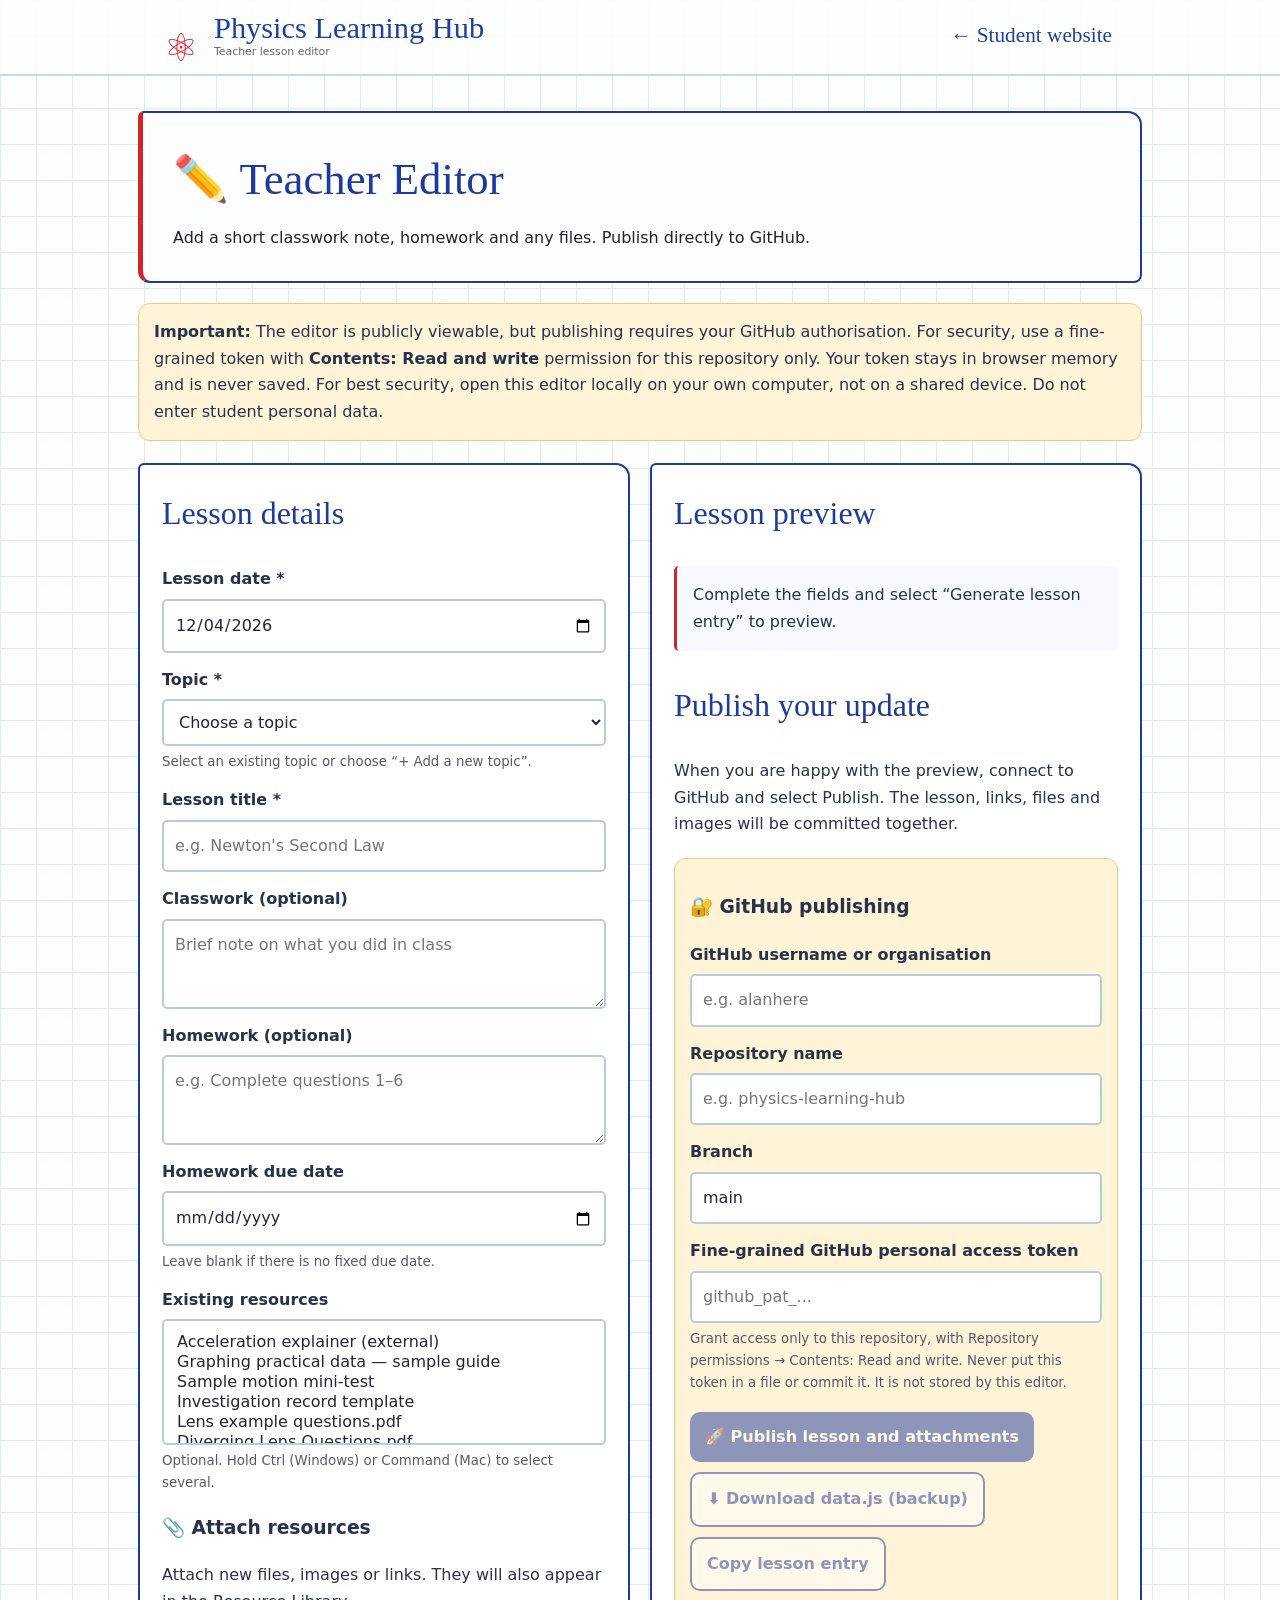
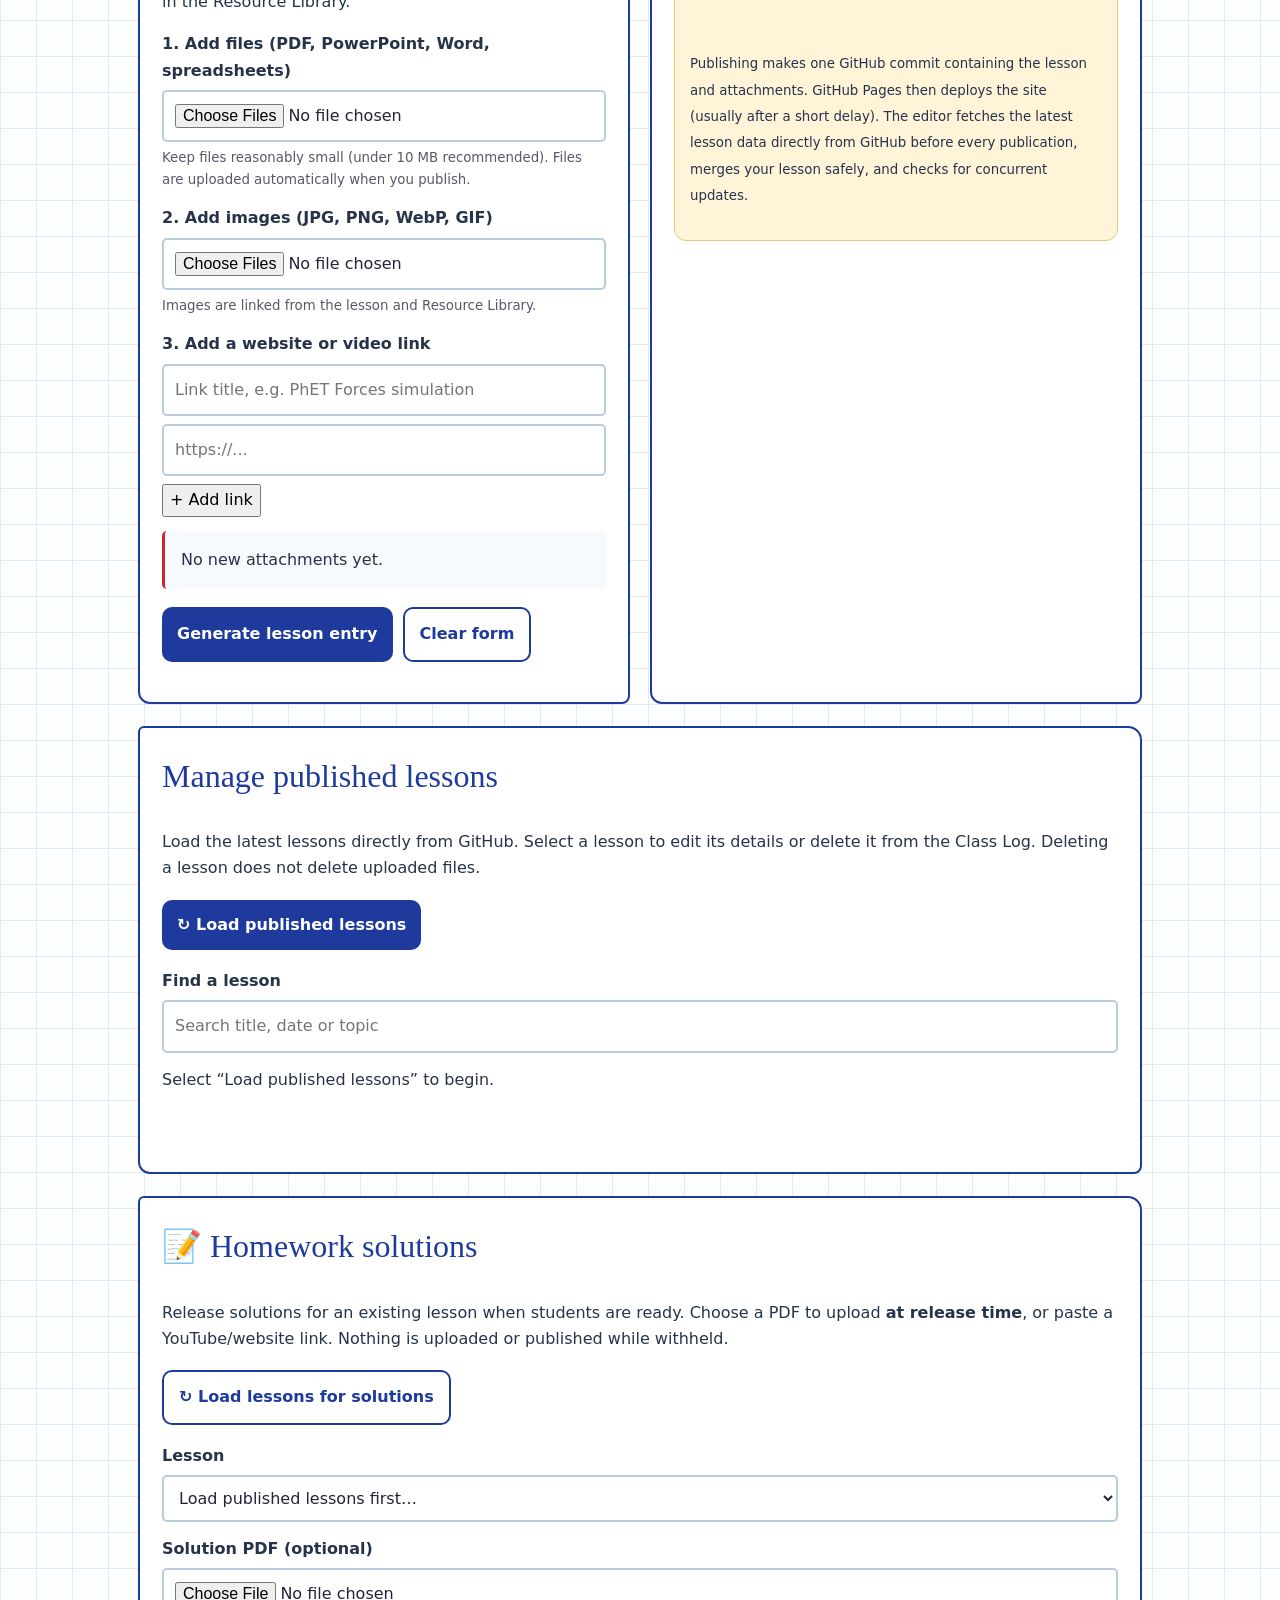
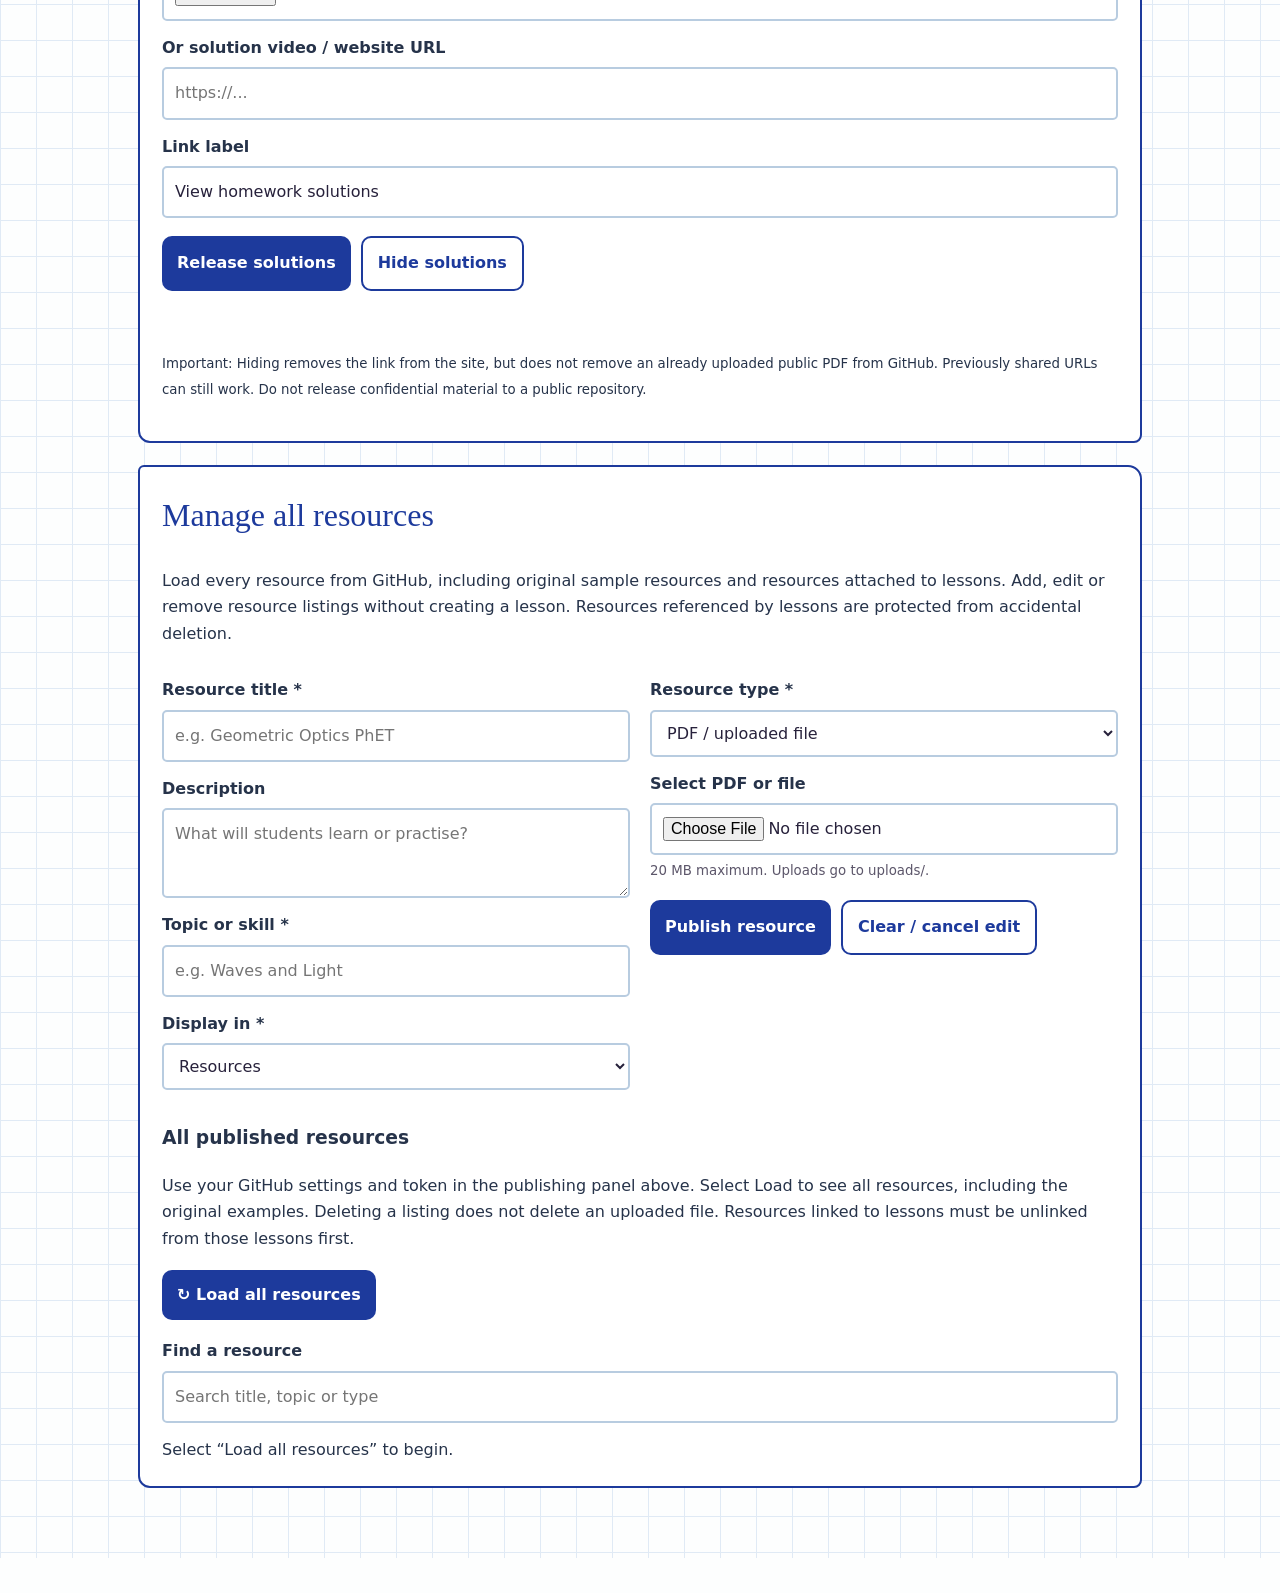
<file: teacher-editor.html>
<!doctype html>
<html lang="en"><head><meta charset="utf-8"><meta name="viewport" content="width=device-width,initial-scale=1">
<title>Teacher Lesson Editor | Physics Learning Hub</title><link rel="stylesheet" href="style.css">
<style>
.editor-wrap{max-width:1040px;margin:35px auto;padding:0 18px 70px}
.editor-head{background:rgba(253,254,255,.97);border:2px solid #1d3a9c;border-left:5px solid #d3242b;color:#1b2236;padding:30px;border-radius:6px 14px 8px 12px}
.editor-head h1{color:#1d3a9c;font-family:var(--hand);font-size:2.8rem;font-weight:400;margin:0 0 8px}.editor-head p{margin:0}
.editor-grid{display:grid;grid-template-columns:1fr 1fr;gap:20px;margin-top:22px}
.editor-panel{background:white;border:2px solid #1d3a9c;border-radius:6px 14px 8px 12px;padding:22px}
.editor-panel h2{margin-top:0;font-family:var(--hand);font-size:2rem;color:#1d3a9c;font-weight:400}
.field{margin:14px 0}.field label{display:block;font-weight:750;margin-bottom:6px}
.field input,.field textarea,.field select{display:block;width:100%;padding:11px;border:2px solid #b8cce0;border-radius:5px;font:inherit;background:white;color:#27213b}
.field textarea{min-height:90px;resize:vertical}
.field small{display:block;color:#5c566a;margin-top:5px}
.editor-actions{display:flex;flex-wrap:wrap;gap:10px;margin:18px 0}
.editor-actions button{padding:12px 15px;border:0;border-radius:10px;background:#1d3a9c;color:white;font:inherit;font-weight:700;cursor:pointer}
.editor-actions button.secondary{background:white;color:#1d3a9c;border:2px solid #1d3a9c}
.editor-actions button:disabled{opacity:.5;cursor:not-allowed}
.preview{background:#f6f9fe;border-radius:5px;border-left:3px solid #d3242b;padding:16px;overflow-wrap:anywhere}
.preview h3{margin:5px 0}.preview ul,.preview ol{padding-left:22px}
.status{font-weight:650;min-height:25px}.notice-teacher{background:#fff3d8;border:1px solid #e9c77e;padding:15px;border-radius:12px;margin-top:20px}
@media(max-width:750px){.editor-grid{grid-template-columns:1fr}}
</style></head><body>
<header class="topbar"><a class="brand" href="index.html#home"><span class="logo">⚛</span><span><strong>Physics Learning Hub</strong><small>Teacher lesson editor</small></span></a><nav aria-label="Editor navigation"><a href="index.html#log">← Student website</a></nav></header>
<main class="editor-wrap">
<section class="editor-head"><h1>✏️ Teacher Editor</h1><p>Add a short classwork note, homework and any files. Publish directly to GitHub.</p></section>
<div class="notice-teacher"><strong>Important:</strong> The editor is publicly viewable, but publishing requires your GitHub authorisation. For security, use a fine-grained token with <strong>Contents: Read and write</strong> permission for this repository only. Your token stays in browser memory and is never saved. For best security, open this editor locally on your own computer, not on a shared device. Do not enter student personal data.</div>
<div class="editor-grid">
<section class="editor-panel" id="lesson-details-panel"><h2>Lesson details</h2><p id="edit-mode-notice" role="status" aria-live="polite" hidden style="background:#eaf2ff;border-left:4px solid #d3242b;padding:12px;font-weight:700"></p>
<form id="lesson-form">
<div class="field"><label for="date">Lesson date *</label><input id="date" type="date" required></div>
<div class="field"><label for="topic">Topic *</label><select id="topic" required></select><div id="new-topic-wrap" hidden style="margin-top:10px"><label for="new-topic">New topic name *</label><input id="new-topic" type="text" maxlength="80" placeholder="e.g. Optics"></div><small>Select an existing topic or choose “+ Add a new topic”.</small></div>
<div class="field"><label for="title">Lesson title *</label><input id="title" required placeholder="e.g. Newton's Second Law"></div>
<input type="hidden" id="intentions">
<div class="field"><label for="summary">Classwork (optional)</label><textarea id="summary" placeholder="Brief note on what you did in class"></textarea></div>
<input type="hidden" id="activities">
<div class="field"><label for="homework">Homework (optional)</label><textarea id="homework" placeholder="e.g. Complete questions 1–6"></textarea></div>
<div class="field"><label for="due">Homework due date</label><input id="due" type="date"><small>Leave blank if there is no fixed due date.</small></div>
<input type="hidden" id="additional-instructions">
<div class="field"><label for="resources">Existing resources</label><select id="resources" multiple size="5"></select><small>Optional. Hold Ctrl (Windows) or Command (Mac) to select several.</small></div>
<section class="attachment-section" aria-label="Add resources"><h3>📎 Attach resources</h3><p>Attach new files, images or links. They will also appear in the Resource Library.</p>
<div class="field"><label for="file-upload">1. Add files (PDF, PowerPoint, Word, spreadsheets)</label><input id="file-upload" type="file" multiple accept=".pdf,.ppt,.pptx,.doc,.docx,.xls,.xlsx,.csv,.txt,.odt,.ods,.odp"/><small>Keep files reasonably small (under 10 MB recommended). Files are uploaded automatically when you publish.</small></div>
<div class="field"><label for="image-upload">2. Add images (JPG, PNG, WebP, GIF)</label><input id="image-upload" type="file" multiple accept="image/jpeg,image/png,image/webp,image/gif"/><small>Images are linked from the lesson and Resource Library.</small></div>
<div class="field"><label for="link-title">3. Add a website or video link</label><input id="link-title" placeholder="Link title, e.g. PhET Forces simulation"/><input id="link-url" type="url" placeholder="https://..." style="margin-top:8px"/><button type="button" id="add-link" class="secondary" style="margin-top:8px">+ Add link</button></div>
<div id="pending-attachments" class="preview" aria-live="polite">No new attachments yet.</div>
</section><div class="editor-actions"><button type="submit">Generate lesson entry</button><button type="button" class="secondary" id="reset">Clear form</button></div>
</form></section>
<section class="editor-panel"><h2>Lesson preview</h2><div id="preview" class="preview" aria-live="polite">Complete the fields and select “Generate lesson entry” to preview.</div>
<h2 style="margin-top:28px">Publish your update</h2>
<p>When you are happy with the preview, connect to GitHub and select Publish. The lesson, links, files and images will be committed together.</p>
<section class="notice-teacher" aria-label="GitHub publishing settings"><h3>🔐 GitHub publishing</h3>
<div class="field"><label for="gh-owner">GitHub username or organisation</label><input id="gh-owner" autocomplete="off" placeholder="e.g. alanhere"></div>
<div class="field"><label for="gh-repo">Repository name</label><input id="gh-repo" autocomplete="off" placeholder="e.g. physics-learning-hub"></div>
<div class="field"><label for="gh-branch">Branch</label><input id="gh-branch" value="main" autocomplete="off"></div>
<div class="field"><label for="gh-token">Fine-grained GitHub personal access token</label><input id="gh-token" type="password" autocomplete="off" placeholder="github_pat_..."><small>Grant access only to this repository, with Repository permissions → Contents: Read and write. Never put this token in a file or commit it. It is not stored by this editor.</small></div>
<div class="editor-actions"><button type="button" id="publish" disabled>🚀 Publish lesson and attachments</button><button type="button" id="download" class="secondary" disabled>⬇ Download data.js (backup)</button><button type="button" id="copy" class="secondary" disabled>Copy lesson entry</button></div>
<p id="status" class="status" role="status" aria-live="polite"></p><div id="upload-manifest" class="preview" hidden></div>
<p><small>Publishing makes one GitHub commit containing the lesson and attachments. GitHub Pages then deploys the site (usually after a short delay). The editor fetches the latest lesson data directly from GitHub before every publication, merges your lesson safely, and checks for concurrent updates.</small></p></section>
</section></div>
<section class="editor-panel" style="margin-top:22px" aria-labelledby="manage-heading"><h2 id="manage-heading">Manage published lessons</h2><p>Load the latest lessons directly from GitHub. Select a lesson to edit its details or delete it from the Class Log. Deleting a lesson does not delete uploaded files.</p>
<div class="editor-actions"><button type="button" id="manage-load">↻ Load published lessons</button></div>
<div class="field"><label for="manage-filter">Find a lesson</label><input id="manage-filter" placeholder="Search title, date or topic"></div>
<div id="manage-list" aria-live="polite">Select “Load published lessons” to begin.</div>
<p id="manage-status" class="status" role="status" aria-live="polite"></p>
</section>
<section class="editor-panel" style="margin-top:22px" aria-labelledby="solutions-heading">
<h2 id="solutions-heading">📝 Homework solutions</h2>
<p>Release solutions for an existing lesson when students are ready. Choose a PDF to upload <strong>at release time</strong>, or paste a YouTube/website link. Nothing is uploaded or published while withheld.</p>
<div class="editor-actions"><button type="button" id="sol-load" class="secondary">↻ Load lessons for solutions</button></div>
<div class="field"><label for="sol-lesson">Lesson</label><select id="sol-lesson"><option value="">Load published lessons first…</option></select></div>
<div class="field"><label for="sol-file">Solution PDF (optional)</label><input id="sol-file" type="file" accept=".pdf,application/pdf"></div>
<div class="field"><label for="sol-url">Or solution video / website URL</label><input id="sol-url" type="url" placeholder="https://..."></div>
<div class="field"><label for="sol-label">Link label</label><input id="sol-label" value="View homework solutions" maxlength="100"></div>
<div class="editor-actions"><button id="sol-release" type="button">Release solutions</button><button id="sol-hide" type="button" class="secondary">Hide solutions</button></div>
<p id="sol-status" class="status" role="status" aria-live="polite"></p>
<p><small>Important: Hiding removes the link from the site, but does not remove an already uploaded public PDF from GitHub. Previously shared URLs can still work. Do not release confidential material to a public repository.</small></p>
</section>
<section class="editor-panel" style="margin-top:22px" aria-labelledby="standalone-heading">
<h2 id="standalone-heading">Manage all resources</h2><p>Load every resource from GitHub, including original sample resources and resources attached to lessons. Add, edit or remove resource listings without creating a lesson. Resources referenced by lessons are protected from accidental deletion.</p>
<form id="standalone-form">
<div class="editor-grid" style="margin-top:0">
<div>
<div class="field"><label for="sr-title">Resource title *</label><input id="sr-title" required maxlength="160" placeholder="e.g. Geometric Optics PhET"></div>
<div class="field"><label for="sr-description">Description</label><textarea id="sr-description" placeholder="What will students learn or practise?"></textarea></div>
<div class="field"><label for="sr-topic">Topic or skill *</label><input id="sr-topic" required list="sr-topic-list" placeholder="e.g. Waves and Light"><datalist id="sr-topic-list"></datalist></div>
<div class="field"><label for="sr-placement">Display in *</label><select id="sr-placement"><option value="resources">Resources</option><option value="skills">Skills Centre</option><option value="both">Both</option></select></div>
</div><div>
<div class="field"><label for="sr-type">Resource type *</label><select id="sr-type"><option value="File">PDF / uploaded file</option><option value="Video">YouTube / video</option><option value="Simulation">PhET / simulation</option><option value="Link">Other website</option></select></div>
<div class="field" id="sr-file-wrap"><label for="sr-file">Select PDF or file</label><input type="file" id="sr-file" accept=".pdf,.doc,.docx,.ppt,.pptx,.xlsx,.xls,.csv,.txt,.png,.jpg,.jpeg,.webp"><small>20 MB maximum. Uploads go to uploads/.</small></div>
<div class="field" id="sr-url-wrap" hidden><label for="sr-url">Full website URL</label><input type="url" id="sr-url" placeholder="https://..."></div>
<div class="editor-actions"><button type="submit" id="sr-save">Publish resource</button><button type="button" id="sr-clear" class="secondary">Clear / cancel edit</button></div>
<p id="sr-status" class="status" role="status" aria-live="polite"></p>
</div></div></form>
<h3>All published resources</h3><p>Use your GitHub settings and token in the publishing panel above. Select Load to see all resources, including the original examples. Deleting a listing does not delete an uploaded file. Resources linked to lessons must be unlinked from those lessons first.</p>
<div class="editor-actions"><button type="button" id="sr-load">↻ Load all resources</button></div>
<div class="field"><label for="sr-filter">Find a resource</label><input id="sr-filter" placeholder="Search title, topic or type"></div>
<div id="sr-list" aria-live="polite">Select “Load all resources” to begin.</div>
</section>
</main>
<script src="data.js"></script><script>
(()=>{
'use strict';
const data=window.HUB_DATA;
let editingOriginal=null;
let managedSnapshot=null;
const $=id=>document.getElementById(id);
const attachments=[];
const MAX_BYTES=20*1024*1024;
const safeName=name=>name.normalize('NFKD').replace(/[\u0300-\u036f]/g,'').replace(/[^a-zA-Z0-9._-]/g,'-').replace(/-+/g,'-').replace(/^\.+/,'').slice(0,110);
const renderAttachments=()=>{const host=$('pending-attachments');host.replaceChildren();if(!attachments.length){host.textContent='No new attachments yet.';return;}attachments.forEach((a,i)=>{const line=document.createElement('div');line.style.margin='8px 0';const text=document.createElement('span');text.textContent=(a.kind==='link'?'🔗 ':a.kind==='image'?'🖼️ ':'📄 ')+a.title+(a.kind==='link'?'':' — uploads/'+a.filename);const b=document.createElement('button');b.type='button';b.textContent='Remove';b.className='secondary';b.style.marginLeft='10px';b.addEventListener('click',()=>{attachments.splice(i,1);invalidate();renderAttachments()});line.append(text,b);host.append(line);});};
const addFiles=(input,kind)=>{for(const file of input.files){if(file.size>MAX_BYTES){$('status').textContent=file.name+' is larger than 20 MB. Please use a hosted link instead.';continue;}const extension=file.name.split('.').pop().toLowerCase();const allowed=kind==='image'?['jpg','jpeg','png','webp','gif']:['pdf','ppt','pptx','doc','docx','xls','xlsx','csv','txt','odt','ods','odp'];if(!allowed.includes(extension)){$('status').textContent='Unsupported file type: '+file.name;continue;}const base=safeName(file.name);if(!base){continue;}const prefix='lesson-'+$('date').value+'-'+(slug($('title').value)||'resource')+'-';const filename=prefix+base;const existing=attachments.find(a=>a.filename===filename);if(existing){$('status').textContent='Already attached: '+file.name;continue;}attachments.push({kind,title:file.name,filename,file});}input.value='';invalidate();renderAttachments();};
$('file-upload').addEventListener('change',e=>addFiles(e.target,'file'));
$('image-upload').addEventListener('change',e=>addFiles(e.target,'image'));
$('add-link').addEventListener('click',()=>{const title=$('link-title').value.trim(),url=$('link-url').value.trim();let parsed;try{parsed=new URL(url);}catch(e){}if(!title||!parsed||!['https:','http:'].includes(parsed.protocol)){$('status').textContent='Enter a link title and a valid http(s) URL.';return;}attachments.push({kind:'link',title,url:parsed.href});$('link-title').value='';$('link-url').value='';invalidate();renderAttachments();});
const escape=s=>String(s??'').replace(/[&<>"']/g,c=>({'&':'&amp;','<':'&lt;','>':'&gt;','"':'&quot;','"':'&quot;',"'":'&#39;'}[c]));
const lines=s=>s.split(/\r?\n/).map(x=>x.trim()).filter(Boolean);
const slug=s=>s.toLowerCase().normalize('NFKD').replace(/[\u0300-\u036f]/g,'').replace(/[^a-z0-9]+/g,'-').replace(/^-|-$/g,'').slice(0,45);
$('topic').innerHTML='<option value="">Choose a topic</option>'+data.topics.map(t=>`<option value="${escape(t.name)}">${escape(t.name)}</option>`).join('')+'<option value="__new__">+ Add a new topic…</option>';
$('topic').addEventListener('change',()=>{const isNew=$('topic').value==='__new__';$('new-topic-wrap').hidden=!isNew;$('new-topic').required=isNew;if(!isNew)$('new-topic').value='';});
$('resources').innerHTML=data.resources.map(r=>`<option value="${escape(r.id)}">${escape(r.title)}</option>`).join('');
$('date').value=new Date().toLocaleDateString('en-CA');
let generated=null,updated=null;
const invalidate=()=>{generated=null;updated=null;$('download').disabled=true;$('copy').disabled=true;$('publish').disabled=true;$('status').textContent='';};
$('lesson-form').addEventListener('input',invalidate);
$('lesson-form').addEventListener('change',invalidate);
$('reset').addEventListener('click',()=>{editingOriginal=null;attachments.length=0;renderAttachments();HTMLFormElement.prototype.reset.call($('lesson-form'));$('date').value=new Date().toLocaleDateString('en-CA');$('new-topic-wrap').hidden=true;$('new-topic').required=false;invalidate();$('preview').textContent='Complete the fields and select “Generate lesson entry” to preview.';});
$('lesson-form').addEventListener('submit',e=>{
 e.preventDefault();
 if(!$('lesson-form').reportValidity())return;
 const v=id=>$(id).value.trim();
 const title=v('title'),date=v('date'),due=v('due');
 if(due && due<date){$('status').textContent='The homework due date cannot be earlier than the lesson date.';return;}
 const topicName=v('topic')==='__new__'?v('new-topic'):v('topic');
 if(!topicName){$('status').textContent='Choose or enter a topic.';return;}
 generated={...(editingOriginal||{}),id:'lesson-'+date+'-'+(slug(title)||'entry'),date,topic:topicName,title,summary:v('summary'),intentions:editingOriginal?.intentions||[],activities:editingOriginal?.activities||[],homework:v('homework'),due,additionalInstructions:editingOriginal?.additionalInstructions||'',resources:[...$('resources').selectedOptions].map(x=>x.value),example:false};
 const replacement=data.lessons.some(l=>l.id===generated.id);
 if(editingOriginal)generated.id=editingOriginal.id;
 const newResources=attachments.map((a,i)=>({id:generated.id+'-resource-'+(i+1),title:a.title,topic:generated.topic,type:a.kind==='link'?(/youtu\.be|youtube\.com|vimeo\.com/i.test(a.url)?'Video':'Link'):a.kind==='image'?'Image':'File',description:'Attached to '+generated.title,url:a.kind==='link'?a.url:'uploads/'+a.filename}));
 generated.resources.push(...newResources.map(r=>r.id));
 updated={...data,topics:data.topics.some(t=>t.name.toLowerCase()===topicName.toLowerCase())?data.topics:[...data.topics,{name:topicName,icon:'◉',color:'sky',description:'Lessons and resources for '+topicName+'.',keyIdeas:[]}],lessons:[generated,...data.lessons.filter(l=>l.id!==generated.id)].sort((a,b)=>b.date.localeCompare(a.date)),resources:[...data.resources.filter(r=>!newResources.some(n=>n.id===r.id)),...newResources]};
 const manifest=$('upload-manifest');const files=attachments.filter(a=>a.file);manifest.hidden=!files.length;manifest.replaceChildren();if(files.length){const strong=document.createElement('strong');strong.textContent='Files to upload to GitHub → uploads/';manifest.append(strong);const list=document.createElement('ul');files.forEach(a=>{const li=document.createElement('li');li.textContent=a.filename;list.append(li)});manifest.append(list);const note=document.createElement('p');note.textContent='These files upload automatically with Publish. Rename and upload them manually only if using the Download backup method.';manifest.append(note);}
 $('preview').innerHTML=`<small>${escape(date)} · ${escape(generated.topic)}</small><h3>${escape(title)}</h3><p>${escape(generated.summary)}</p><strong>Homework</strong><p>${escape(generated.homework)}${due?' — Due '+escape(due):''}</p>`;
 $('download').disabled=false;$('copy').disabled=false;$('publish').disabled=false;
 $('status').textContent=replacement?'Ready to publish: a lesson with this ID will be replaced.':'Ready to publish: review the preview, then select Publish.';
});
const jsString=obj=>'// Physics Learning Hub lesson data. Generated by the Teacher Lesson Editor.\nwindow.HUB_DATA = '+JSON.stringify(obj,null,2)+';\n';
$('download').addEventListener('click',()=>{
 if(!updated)return;
 const blob=new Blob([jsString(updated)],{type:'text/javascript;charset=utf-8'});
 const url=URL.createObjectURL(blob),a=document.createElement('a');a.href=url;a.download='data.js';document.body.appendChild(a);a.click();a.remove();setTimeout(()=>URL.revokeObjectURL(url),1000);
 $('status').textContent='Downloaded data.js. Upload it and any listed files/images to GitHub to publish the lesson.';
});
// GitHub Git Data API: upload blobs and update the branch in one commit.
// No token is persisted to localStorage, cookies, files, or the repository.
// Read the repository's authoritative data.js, not a potentially stale GitHub Pages copy.
const parseHubData=source=>{
 const match=source.match(/window\.HUB_DATA\s*=\s*([\s\S]*?)\s*;\s*(?:\/\/[\s\S]*)?$/);
 if(!match)throw new Error('Cannot recognise GitHub data.js format. No changes were made.');
 let parsed;try{parsed=JSON.parse(match[1]);}catch{throw new Error('GitHub data.js is not valid JSON lesson data. No changes were made.');}
 if(!parsed||!Array.isArray(parsed.lessons)||!Array.isArray(parsed.resources)||!Array.isArray(parsed.topics))throw new Error('GitHub data.js has an unexpected structure. No changes were made.');
 return parsed;
};
const mergeLesson=latest=>{
 const existing=latest.lessons.find(l=>l.id===generated.id);
 if(editingOriginal){if(!existing||JSON.stringify(existing)!==JSON.stringify(editingOriginal))throw new Error('This lesson changed since it was loaded for editing. Reload it before saving.');}
 // Never silently replace a lesson that was published from another session.
 if(existing && !editingOriginal && !data.lessons.some(l=>l.id===generated.id))throw new Error('A lesson with this date and title already exists on GitHub. Check the Class Log before publishing again.');
 if(existing && !editingOriginal && JSON.stringify(existing)!==JSON.stringify(data.lessons.find(l=>l.id===generated.id)))throw new Error('This lesson was changed on GitHub after the editor opened. Reload and review before replacing it.');
 const newResources=attachments.map((a,i)=>({id:generated.id+'-resource-'+(i+1),title:a.title,topic:generated.topic,type:a.kind==='link'?(/youtu\.be|youtube\.com|vimeo\.com/i.test(a.url)?'Video':'Link'):a.kind==='image'?'Image':'File',description:'Attached to '+generated.title,url:a.kind==='link'?a.url:'uploads/'+a.filename}));
 const topicName=generated.topic;
 return {...latest,topics:latest.topics.some(t=>t.name.toLowerCase()===topicName.toLowerCase())?latest.topics:[...latest.topics,{name:topicName,icon:'◉',color:'sky',description:'Lessons and resources for '+topicName+'.',keyIdeas:[]}],lessons:[generated,...latest.lessons.filter(l=>l.id!==generated.id)].sort((a,b)=>b.date.localeCompare(a.date)),resources:[...latest.resources.filter(r=>!newResources.some(n=>n.id===r.id)),...newResources]};
};
const bytesBase64=bytes=>{let result='';for(let i=0;i<bytes.length;i+=0x8000){result+=String.fromCharCode(...bytes.subarray(i,i+0x8000));}return btoa(result);};
async function publishLesson(){
 if(!updated||!generated)return;
 const owner=$('gh-owner').value.trim(),repo=$('gh-repo').value.trim(),branch=$('gh-branch').value.trim(),token=$('gh-token').value.trim();
 if(!/^[\w-]+$/.test(owner)||!/^[\w.-]+$/.test(repo)||!branch||branch.includes('..')||branch.startsWith('/')||branch.endsWith('/')||!token){$('status').textContent='Enter a valid GitHub owner, repository, branch and access token.';return;}
 const files=attachments.filter(a=>a.file);
 const total=files.reduce((n,a)=>n+a.file.size,0);
 if(total>40*1024*1024){$('status').textContent='Attachments exceed 40 MB combined. Please use external links for large files.';return;}
 const btn=$('publish');btn.disabled=true;$('status').textContent='Connecting to GitHub…';
 const api=async(path,method='GET',body)=>{
  const res=await fetch('https://api.github.com'+path,{method,headers:{'Accept':'application/vnd.github+json','Authorization':'Bearer '+token,'X-GitHub-Api-Version':'2022-11-28',...(body?{'Content-Type':'application/json'}:{})},...(body?{body:JSON.stringify(body)}:{})});
  if(!res.ok){let detail='';try{detail=(await res.json()).message||''}catch{}throw new Error('GitHub '+res.status+': '+detail);}return res.json();
 };
 try{
  const base='/repos/'+encodeURIComponent(owner)+'/'+encodeURIComponent(repo);
  const refPath='/git/ref/heads/'+branch.split('/').map(encodeURIComponent).join('/');
  const ref=await api(base+refPath);const originalSha=ref.object.sha;
  // Read the latest data directly from GitHub and merge without dropping newer lessons.
  const currentFile=await api(base+'/contents/data.js?ref='+encodeURIComponent(branch));
  const rawData=await fetch('https://api.github.com'+base+'/contents/data.js?ref='+encodeURIComponent(branch),{headers:{'Accept':'application/vnd.github.raw+json','Authorization':'Bearer '+token,'X-GitHub-Api-Version':'2022-11-28'},cache:'no-store'});
  if(!rawData.ok)throw new Error('Unable to read current data.js (GitHub '+rawData.status+').');
  const latestData=parseHubData(await rawData.text());
  const merged=mergeLesson(latestData);
  const head=await api(base+'/git/commits/'+originalSha);
  const entries=[];
  for(let i=0;i<files.length;i++){
   const a=files[i];$('status').textContent='Preparing attachment '+(i+1)+' of '+files.length+': '+a.title;
   const bytes=new Uint8Array(await a.file.arrayBuffer());
   const blob=await api(base+'/git/blobs','POST',{content:bytesBase64(bytes),encoding:'base64'});
   entries.push({path:'uploads/'+a.filename,mode:'100644',type:'blob',sha:blob.sha});
  }
  $('status').textContent='Preparing lesson data…';
  const lessonBlob=await api(base+'/git/blobs','POST',{content:jsString(merged),encoding:'utf-8'});
  entries.push({path:'data.js',mode:'100644',type:'blob',sha:lessonBlob.sha});
  const tree=await api(base+'/git/trees','POST',{base_tree:head.tree.sha,tree:entries});
  const commit=await api(base+'/git/commits','POST',{message:'Publish physics lesson: '+generated.date+' — '+generated.title,tree:tree.sha,parents:[originalSha]});
  $('status').textContent='Publishing lesson and attachments…';
  await api(base+refPath.replace('/git/ref/','/git/refs/'),'PATCH',{sha:commit.sha,force:false});
  $('status').textContent='✓ Lesson and '+files.length+' attachment(s) published. You can prepare the next lesson without refreshing.';
  data.lessons=merged.lessons;data.topics=merged.topics;data.resources=merged.resources;
  $('resources').innerHTML=data.resources.map(r=>`<option value="${escape(r.id)}">${escape(r.title)}</option>`).join('');
  $('topic').innerHTML='<option value="">Choose a topic</option>'+data.topics.map(t=>`<option value="${escape(t.name)}">${escape(t.name)}</option>`).join('')+'<option value="__new__">+ Add a new topic…</option>';
  HTMLFormElement.prototype.reset.call($('lesson-form'));$('date').value=new Date().toLocaleDateString('en-CA');$('new-topic-wrap').hidden=true;$('new-topic').required=false;attachments.length=0;renderAttachments();generated=null;updated=null;editingOriginal=null;
  $('preview').textContent='Lesson published. Complete the fields to prepare your next lesson.'; managedSnapshot=null;$('manage-list').textContent='Select “Load published lessons” to refresh the list.';
  $('upload-manifest').hidden=true;
  btn.disabled=true;$('download').disabled=true;$('copy').disabled=true;
  // Clear the credential immediately after successful publishing.
  $('gh-token').value='';
 }catch(err){$('status').textContent='Publish unsuccessful: '+err.message+' No new lesson was published. Check the repository and retry or download a backup.';btn.disabled=false;}
}

// Manage lessons: read the authoritative repository data and make conflict-safe commits.
const managementCredentials=()=>{
 const owner=$('gh-owner').value.trim(),repo=$('gh-repo').value.trim(),branch=$('gh-branch').value.trim(),token=$('gh-token').value.trim();
 if(!/^[\w-]+$/.test(owner)||!/^[\w.-]+$/.test(repo)||!branch||!token)throw new Error('Enter GitHub owner, repository, branch and token in the publishing settings above.');
 return {base:'/repos/'+encodeURIComponent(owner)+'/'+encodeURIComponent(repo),branch,token};
};
const manageApi=async (path,method='GET',body)=>{
 const {token}=managementCredentials();
 const response=await fetch('https://api.github.com'+path,{method,headers:{'Accept':'application/vnd.github+json','Authorization':'Bearer '+token,'X-GitHub-Api-Version':'2022-11-28',...(body?{'Content-Type':'application/json'}:{})},...(body?{body:JSON.stringify(body)}:{})});
 if(!response.ok){let message='';try{message=(await response.json()).message||''}catch{}throw new Error('GitHub '+response.status+': '+message)}
 return response.json();
};
async function fetchManaged(){
 const {base,branch,token}=managementCredentials();
 const refPath='/git/ref/heads/'+branch.split('/').map(encodeURIComponent).join('/');
 const ref=await manageApi(base+refPath);
 const response=await fetch('https://api.github.com'+base+'/contents/data.js?ref='+encodeURIComponent(branch),{headers:{'Accept':'application/vnd.github.raw+json','Authorization':'Bearer '+token,'X-GitHub-Api-Version':'2022-11-28'},cache:'no-store'});
 if(!response.ok)throw new Error('Cannot read GitHub data.js ('+response.status+').');
 return {data:parseHubData(await response.text()),sha:ref.object.sha,base,refPath};
}
const managedItems=()=>{
 const host=$('manage-list');host.replaceChildren();
 if(!managedSnapshot){host.textContent='Select “Load published lessons” to begin.';return;}
 const term=$('manage-filter').value.trim().toLowerCase();
 const matches=[...managedSnapshot.data.lessons].sort((a,b)=>String(b.date).localeCompare(String(a.date))).filter(l=>[l.title,l.topic,l.date].join(' ').toLowerCase().includes(term));
 if(!matches.length){host.textContent='No matching lessons.';return;}
 for(const lesson of matches){
  const line=document.createElement('div');line.style.cssText='border-bottom:1px solid #d6e1f1;padding:12px 0;display:flex;gap:12px;align-items:center;flex-wrap:wrap';
  const detail=document.createElement('span');detail.style.flex='1 1 300px';
  const name=document.createElement('strong');name.textContent=lesson.title||'(Untitled)';
  const meta=document.createElement('small');meta.style.display='block';meta.textContent=(lesson.date||'No date')+' · '+(lesson.topic||'No topic');
  detail.append(name,meta);
  const edit=document.createElement('button');edit.type='button';edit.textContent='Edit';edit.className='secondary';
  edit.addEventListener('click',()=>loadLessonForEdit(lesson));
  const remove=document.createElement('button');remove.type='button';remove.textContent='Delete';remove.className='secondary';
  remove.addEventListener('click',()=>deleteManagedLesson(lesson));
  line.append(detail,edit,remove);host.append(line);
 }
};
$('manage-filter').addEventListener('input',managedItems);
$('manage-load').addEventListener('click',async()=>{
 const btn=$('manage-load');btn.disabled=true;$('manage-status').textContent='Loading the latest published lessons…';
 try{managedSnapshot=await fetchManaged();managedItems();$('manage-status').textContent=managedSnapshot.data.lessons.length+' published lessons loaded from GitHub.';}
 catch(e){$('manage-status').textContent=e.message;}
 finally{btn.disabled=false;}
});
function loadLessonForEdit(lesson){
 editingOriginal=structuredClone(lesson);
 const fields={date:lesson.date,title:lesson.title,intentions:(lesson.intentions||[]).join('\n'),summary:lesson.summary,activities:(lesson.activities||[]).join('\n'),homework:lesson.homework,due:lesson.due,'additional-instructions':lesson.additionalInstructions};
 for(const [id,value] of Object.entries(fields))$(id).value=value||'';
 const known=[...$('topic').options].some(o=>o.value===lesson.topic);
 $('topic').value=known?lesson.topic:'__new__';$('new-topic-wrap').hidden=known;$('new-topic').required=!known;$('new-topic').value=known?'':lesson.topic||'';
 for(const option of $('resources').options)option.selected=(lesson.resources||[]).includes(option.value);
 attachments.length=0;renderAttachments();invalidate();
 $('preview').textContent='Editing '+lesson.title+'. Review the fields and select Generate lesson entry, then Publish. Existing uploaded files remain linked.';
 $('status').textContent='Editing published lesson. Its original identifier will be preserved.';
 const notice=$('edit-mode-notice');notice.hidden=false;notice.textContent='Editing: '+lesson.title+' — update the fields below, then select Generate lesson entry and Publish.';
 $('lesson-details-panel').scrollIntoView({behavior:'smooth',block:'start'});
 setTimeout(()=>$('title').focus({preventScroll:true}),350);
}
async function deleteManagedLesson(lesson){
 if(!confirm('Delete “'+lesson.title+'” ('+lesson.date+') from the Class Log? Uploaded files will remain in GitHub.'))return;
 const typed=prompt('To confirm permanent removal from the Class Log, type DELETE:');
 if(typed!=='DELETE'){$('manage-status').textContent='Deletion cancelled.';return;}
 $('manage-status').textContent='Checking GitHub for changes…';
 try{
  const current=await fetchManaged();
  const existing=current.data.lessons.find(l=>l.id===lesson.id);
  if(!existing)throw new Error('Lesson is no longer present. Reload the list.');
  if(JSON.stringify(existing)!==JSON.stringify(lesson))throw new Error('This lesson has changed since you loaded the list. Reload before deleting.');
  const next={...current.data,lessons:current.data.lessons.filter(l=>l.id!==lesson.id)};
  // Keep all resources and uploaded files: other lessons may still use them.
  const head=await manageApi(current.base+'/git/commits/'+current.sha);
  const blob=await manageApi(current.base+'/git/blobs','POST',{content:jsString(next),encoding:'utf-8'});
  const tree=await manageApi(current.base+'/git/trees','POST',{base_tree:head.tree.sha,tree:[{path:'data.js',mode:'100644',type:'blob',sha:blob.sha}]});
  const commit=await manageApi(current.base+'/git/commits','POST',{message:'Remove physics lesson: '+lesson.date+' — '+lesson.title,tree:tree.sha,parents:[current.sha]});
  await manageApi(current.base+current.refPath.replace('/git/ref/','/git/refs/'),'PATCH',{sha:commit.sha,force:false});
  managedSnapshot={...current,data:next,sha:commit.sha};managedItems();
  data.lessons=next.lessons;data.resources=next.resources;data.topics=next.topics;
  $('manage-status').textContent='✓ Lesson deleted from the Class Log. Uploaded files were retained.';
 }catch(e){$('manage-status').textContent='Deletion not completed: '+e.message+' Check GitHub before retrying.';}
}


// Standalone resource management uses the same authenticated GitHub API and non-force branch updates.
let srEditing=null,srSnapshot=null;
const srFields=()=>({title:$('sr-title').value.trim(),description:$('sr-description').value.trim(),topic:$('sr-topic').value.trim(),placement:$('sr-placement').value,type:$('sr-type').value});
const srTypeChange=()=>{const file=$('sr-type').value==='File'||(srEditing&&$('sr-type').value===srEditing.type&&/^(uploads\/|\.\/uploads\/)/.test(srEditing.url||''));$('sr-file-wrap').hidden=!file;$('sr-url-wrap').hidden=file;};
$('sr-type').addEventListener('change',srTypeChange);srTypeChange();
const srTopics=()=>{$('sr-topic-list').replaceChildren(...data.topics.map(t=>{const o=document.createElement('option');o.value=t.name;return o;}));};srTopics();
function srClear(){srEditing=null;$('standalone-form').reset();$('sr-file').value='';srTypeChange();$('sr-save').textContent='Publish resource';$('sr-status').textContent='';}
$('sr-clear').addEventListener('click',srClear);
function srRender(){const host=$('sr-list');host.replaceChildren();if(!srSnapshot){host.textContent='Select “Load all resources” to begin.';return;}
 const term=$('sr-filter').value.trim().toLowerCase();const list=srSnapshot.data.resources.filter(r=>[r.title,r.topic,r.type,r.description,r.id].join(' ').toLowerCase().includes(term));
 if(!list.length){host.textContent='No matching resources.';return;}
 for(const r of list){const row=document.createElement('div');row.style.cssText='border-bottom:1px solid #b8cce0;padding:12px 0;display:flex;gap:12px;align-items:center;flex-wrap:wrap';
 const info=document.createElement('div');info.style.flex='1 1 280px';const name=document.createElement('strong');name.textContent=r.title;const detail=document.createElement('small');detail.style.display='block';const usedBy=srSnapshot.data.lessons.filter(l=>(l.resources||[]).includes(r.id));detail.textContent=[r.topic||'No topic',r.type||'Link',r.placement||'resources',r.standalone===true?'Added in editor':'Original / lesson resource',usedBy.length?('Used in '+usedBy.length+' lesson(s)'):'Not linked to lessons'].join(' · ');info.append(name,detail);
 const edit=document.createElement('button');edit.type='button';edit.className='secondary';edit.textContent='Edit';edit.addEventListener('click',()=>{srEditing=structuredClone(r);$('sr-title').value=r.title||'';$('sr-description').value=r.description||'';$('sr-topic').value=r.topic||'';$('sr-placement').value=r.placement||'resources';const types=$('sr-type');if(r.type&&!Array.from(types.options).some(o=>o.value===r.type)){const option=document.createElement('option');option.value=r.type;option.textContent=r.type+' (original type)';types.append(option);}types.value=r.type||'Link';$('sr-url').value=/^https?:/.test(r.url||'')?r.url:'';srTypeChange();$('sr-save').textContent='Save resource changes';$('sr-status').textContent='Editing '+r.title+'. For uploaded files, leave the file picker empty to keep the existing file.';$('standalone-heading').scrollIntoView({behavior:'smooth'});});
 const del=document.createElement('button');del.type='button';del.className='secondary';del.textContent='Delete';del.addEventListener('click',()=>srDelete(r));if(usedBy.length){del.disabled=true;del.title='Linked to: '+usedBy.map(l=>l.title).join(', ');const note=document.createElement('small');note.textContent='Unlink from lesson first';note.style.display='block';info.append(note);}row.append(info,edit,del);host.append(row);
 }
}
$('sr-filter').addEventListener('input',srRender);
async function srLoad(){srSnapshot=await fetchManaged();srRender();$('sr-status').textContent=srSnapshot.data.resources.length+' resources loaded (including original samples).';}
$('sr-load').addEventListener('click',async()=>{const btn=$('sr-load');btn.disabled=true;$('sr-status').textContent='Loading resources from GitHub…';try{await srLoad();}catch(e){$('sr-status').textContent='Could not load resources: '+e.message;}finally{btn.disabled=false;}});
async function srCommit(transform,message,file){
 const current=await fetchManaged();const next=transform(current.data);const head=await manageApi(current.base+'/git/commits/'+current.sha);const entries=[];
 if(file){const bytes=new Uint8Array(await file.arrayBuffer());const blob=await manageApi(current.base+'/git/blobs','POST',{content:bytesBase64(bytes),encoding:'base64'});entries.push({path:next._uploadPath,mode:'100644',type:'blob',sha:blob.sha});delete next._uploadPath;}
 const blob=await manageApi(current.base+'/git/blobs','POST',{content:jsString(next),encoding:'utf-8'});entries.push({path:'data.js',mode:'100644',type:'blob',sha:blob.sha});
 const tree=await manageApi(current.base+'/git/trees','POST',{base_tree:head.tree.sha,tree:entries});const commit=await manageApi(current.base+'/git/commits','POST',{message,tree:tree.sha,parents:[current.sha]});
 await manageApi(current.base+current.refPath.replace('/git/ref/','/git/refs/'),'PATCH',{sha:commit.sha,force:false});
 data.resources=next.resources;data.topics=next.topics;srSnapshot={...current,data:next,sha:commit.sha};srRender();
 $('resources').innerHTML=data.resources.map(r=>`<option value="${escape(r.id)}">${escape(r.title)}</option>`).join('');srTopics();
 return next;
}
$('standalone-form').addEventListener('submit',async e=>{e.preventDefault();if(!$('standalone-form').reportValidity())return;
 const v=srFields(),file=$('sr-file').files[0]||null,link=$('sr-url').value.trim();if(!v.title||!v.topic)return;
 if($('sr-file-wrap').hidden===false&&!file&&!srEditing){$('sr-status').textContent='Choose a file to upload.';return;}
 if(file&&file.size>20*1024*1024){$('sr-status').textContent='Files must be 20 MB or smaller.';return;}
 if($('sr-file-wrap').hidden){try{const u=new URL(link);if(!['https:','http:'].includes(u.protocol))throw Error();}catch{$('sr-status').textContent='Enter a complete https:// website URL.';return;}}
 if(srEditing&&!$('sr-file-wrap').hidden&&!file&&!/^(uploads\/|\.\/uploads\/)/.test(srEditing.url||'')){$('sr-status').textContent='Choose a file when switching this resource to an uploaded file.';return;}
 const btn=$('sr-save');btn.disabled=true;$('sr-status').textContent='Checking latest GitHub data and preparing resource…';
 try{const id=srEditing?srEditing.id:'standalone-'+Date.now().toString(36)+'-'+Math.random().toString(36).slice(2,8);const filename=file?'resource-'+id+'-'+safeName(file.name):null;const url=!$('sr-file-wrap').hidden?(filename?'uploads/'+filename:srEditing.url):link;
 await srCommit(latest=>{const existing=latest.resources.find(r=>r.id===id);if(srEditing&&JSON.stringify(existing)!==JSON.stringify(srEditing))throw new Error('This resource has changed on GitHub. Reload before editing.');if(!srEditing&&existing)throw new Error('Resource ID already exists. Retry.');
 const resource={...(existing||{}),id,title:v.title,description:v.description,topic:v.topic,type:v.type,url,placement:v.placement,standalone:existing?existing.standalone===true:true};return {...latest,_uploadPath:filename?'uploads/'+filename:undefined,topics:latest.topics.some(t=>t.name.toLowerCase()===v.topic.toLowerCase())?latest.topics:[...latest.topics,{name:v.topic,icon:'◉',color:'sky',description:'Resources for '+v.topic+'.',keyIdeas:[]}],resources:[...latest.resources.filter(r=>r.id!==id),resource]};},(srEditing?'Update':'Add')+' standalone physics resource: '+v.title,file);
 srClear();$('sr-status').textContent='✓ Resource published successfully. It will appear after GitHub Pages updates. Uploaded files are kept if you later delete the listing.';
 }catch(err){$('sr-status').textContent='Resource not confirmed published: '+err.message+' Check GitHub before retrying.';}finally{btn.disabled=false;}
});
async function srDelete(r){if(!confirm('Delete the resource listing “'+r.title+'”? Uploaded files will remain in GitHub.'))return;if(prompt('Type DELETE to confirm removal:')!=='DELETE')return;
 $('sr-status').textContent='Checking GitHub before deletion…';try{await srCommit(latest=>{const existing=latest.resources.find(x=>x.id===r.id);if(JSON.stringify(existing)!==JSON.stringify(r))throw new Error('This resource changed on GitHub. Reload the list before deleting.');
 if(latest.lessons.some(l=>(l.resources||[]).includes(r.id)))throw new Error('This resource is linked to a lesson. Remove it from that lesson first.');return {...latest,resources:latest.resources.filter(x=>x.id!==r.id)};},'Remove physics resource: '+r.title,null);if(srEditing?.id===r.id)srClear();$('sr-status').textContent='✓ Resource listing removed. Uploaded file retained.';}catch(err){$('sr-status').textContent='Deletion not confirmed: '+err.message;}}

$('publish').addEventListener('click',publishLesson);
$('copy').addEventListener('click',async()=>{
 if(!generated)return;
 try{await navigator.clipboard.writeText(JSON.stringify(generated,null,2));$('status').textContent='Lesson entry copied.';}
 catch(e){$('status').textContent='Copy unavailable in this browser. Use Download instead.';}
});

// Homework solutions: only publish solution bytes and URLs when the teacher explicitly releases them.
function populateSolutionLessons(lessons){
 const select=$('sol-lesson'),chosen=select.value;
 select.replaceChildren(new Option('Choose a lesson…',''));
 for(const l of [...lessons].sort((a,b)=>String(b.date).localeCompare(String(a.date))))select.add(new Option(l.date+' — '+l.title+(l.homeworkSolution?.url?' ✓ released':''),l.id));
 if([...select.options].some(o=>o.value===chosen))select.value=chosen;
}
async function solLoadLessons(){
 const current=await fetchManaged();populateSolutionLessons(current.data.lessons);return current;
}
$('sol-load').addEventListener('click',async()=>{const button=$('sol-load');button.disabled=true;$('sol-status').textContent='Loading published lessons from GitHub…';try{const snapshot=await solLoadLessons();$('sol-status').textContent=snapshot.data.lessons.length+' lessons available. Choose the lesson for these solutions.';}catch(e){$('sol-status').textContent='Could not load lessons: '+e.message;}finally{button.disabled=false;}});
$('manage-load').addEventListener('click',()=>{if(managedSnapshot){populateSolutionLessons(managedSnapshot.data.lessons);}});
$('sol-lesson').addEventListener('change',async()=>{try{const snap=await solLoadLessons();const l=snap.data.lessons.find(x=>x.id===$('sol-lesson').value);$('sol-status').textContent=l?.homeworkSolution?.url?'Solutions currently released. You can replace or hide them.':'No solutions released for this lesson.';}catch(e){$('sol-status').textContent=e.message;}});
async function solPublish(hide){
 const id=$('sol-lesson').value,btn=$('sol-release'),status=$('sol-status');if(!id){status.textContent='Choose a lesson first.';return;}
 const file=$('sol-file').files[0],url=$('sol-url').value.trim();let parsed;
 if(!hide){if(!file&&!url){status.textContent='Choose a PDF or enter a solution link.';return;}if(file&&(file.type!=='application/pdf'&&!file.name.toLowerCase().endsWith('.pdf')||file.size>20*1024*1024)){status.textContent='Choose a PDF smaller than 20 MB.';return;}if(!file){try{parsed=new URL(url);if(!['http:','https:'].includes(parsed.protocol))throw Error();}catch{status.textContent='Enter a valid http(s) URL.';return;}}}
 if(hide&&!confirm('Hide the solutions link from students? Previously published PDFs remain publicly accessible by their URL.'))return;
 btn.disabled=true;$('sol-hide').disabled=true;status.textContent=hide?'Hiding solutions…':'Preparing solutions…';
 try{
  const current=await fetchManaged(),lesson=current.data.lessons.find(x=>x.id===id);if(!lesson)throw new Error('Lesson not found. Reload the list.');
  const head=await manageApi(current.base+'/git/commits/'+current.sha);const tree=[];
  let finalUrl=parsed?.href||url;
  if(!hide&&file){const bytes=new Uint8Array(await file.arrayBuffer());const blob=await manageApi(current.base+'/git/blobs','POST',{content:bytesBase64(bytes),encoding:'base64'});const filename='solutions/'+slug(id)+'-'+Date.now()+'.pdf';tree.push({path:filename,mode:'100644',type:'blob',sha:blob.sha});finalUrl=filename;}
  const next=structuredClone(current.data),target=next.lessons.find(x=>x.id===id);
  if(hide)delete target.homeworkSolution;
  else target.homeworkSolution={url:finalUrl,label:$('sol-label').value.trim()||'View homework solutions'};
  const dataBlob=await manageApi(current.base+'/git/blobs','POST',{content:jsString(next),encoding:'utf-8'});tree.push({path:'data.js',mode:'100644',type:'blob',sha:dataBlob.sha});
  const newTree=await manageApi(current.base+'/git/trees','POST',{base_tree:head.tree.sha,tree});
  const commit=await manageApi(current.base+'/git/commits','POST',{message:(hide?'Hide':'Release')+' homework solutions: '+lesson.title,tree:newTree.sha,parents:[current.sha]});
  await manageApi(current.base+current.refPath.replace('/git/ref/','/git/refs/'),'PATCH',{sha:commit.sha,force:false});
  status.textContent=hide?'✓ Solutions link hidden. Previously uploaded PDFs are still public.':'✓ Solutions released to students. GitHub Pages may take a moment to update.';
  $('sol-file').value='';$('sol-url').value='';$('gh-token').value='';
 }catch(err){status.textContent='Update not confirmed: '+err.message+' Check GitHub before retrying.';}finally{btn.disabled=false;$('sol-hide').disabled=false;}
}
$('sol-release').addEventListener('click',()=>solPublish(false));
$('sol-hide').addEventListener('click',()=>solPublish(true));
})();
</script></body></html>
</file>
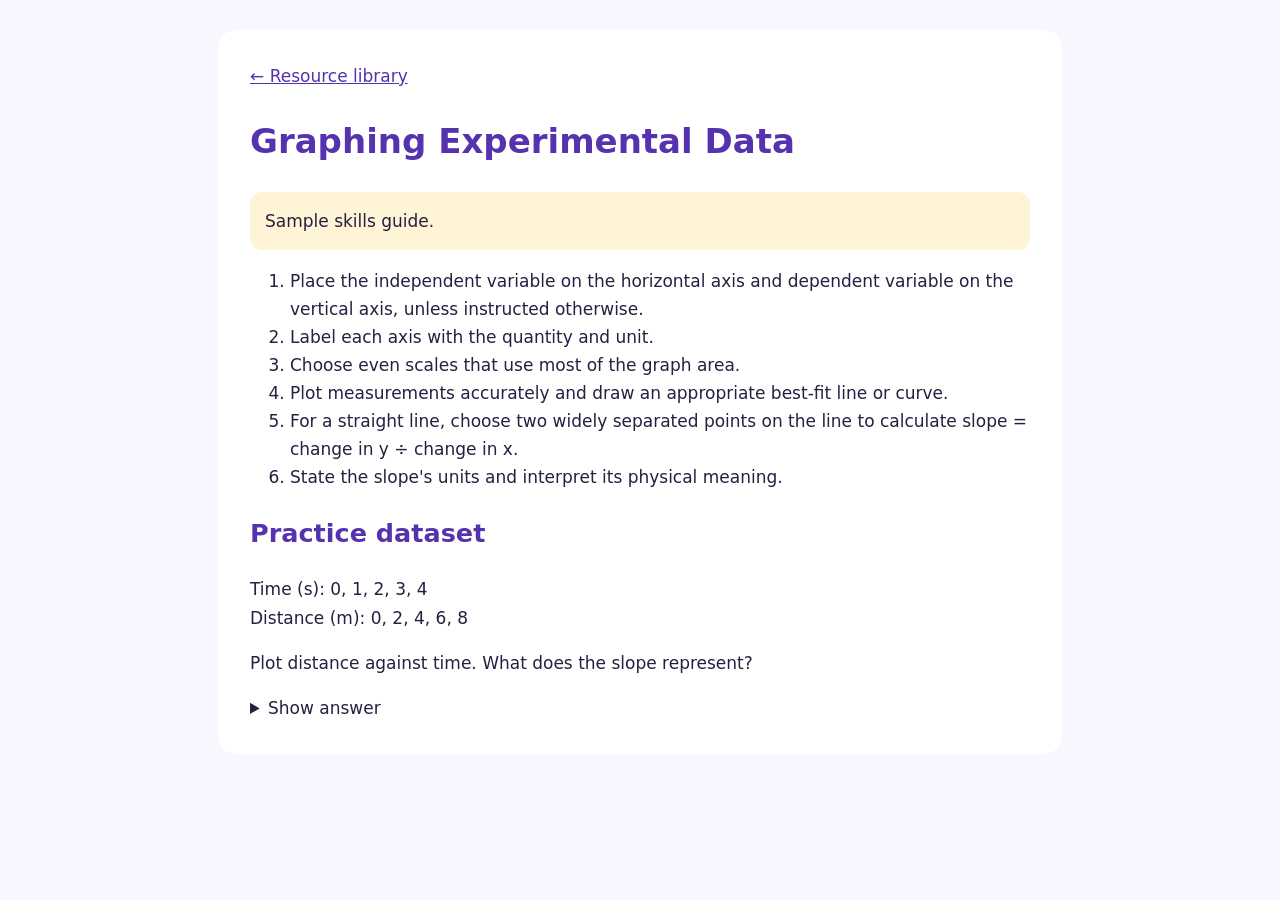
<file: resources/graphing-guide.html>
<!doctype html><html lang="en"><meta charset="utf-8"><meta name="viewport" content="width=device-width,initial-scale=1"><link rel="stylesheet" href="resource.css"><title>Graphing Guide</title><main><a href="../index.html#resources">← Resource library</a><h1>Graphing Experimental Data</h1><aside>Sample skills guide.</aside><ol><li>Place the independent variable on the horizontal axis and dependent variable on the vertical axis, unless instructed otherwise.</li><li>Label each axis with the quantity and unit.</li><li>Choose even scales that use most of the graph area.</li><li>Plot measurements accurately and draw an appropriate best-fit line or curve.</li><li>For a straight line, choose two widely separated points on the line to calculate slope = change in y ÷ change in x.</li><li>State the slope's units and interpret its physical meaning.</li></ol><h2>Practice dataset</h2><p>Time (s): 0, 1, 2, 3, 4<br>Distance (m): 0, 2, 4, 6, 8</p><p>Plot distance against time. What does the slope represent?</p><details><summary>Show answer</summary><p>Slope = 2 m/s, representing constant speed.</p></details></main></html>
</file>
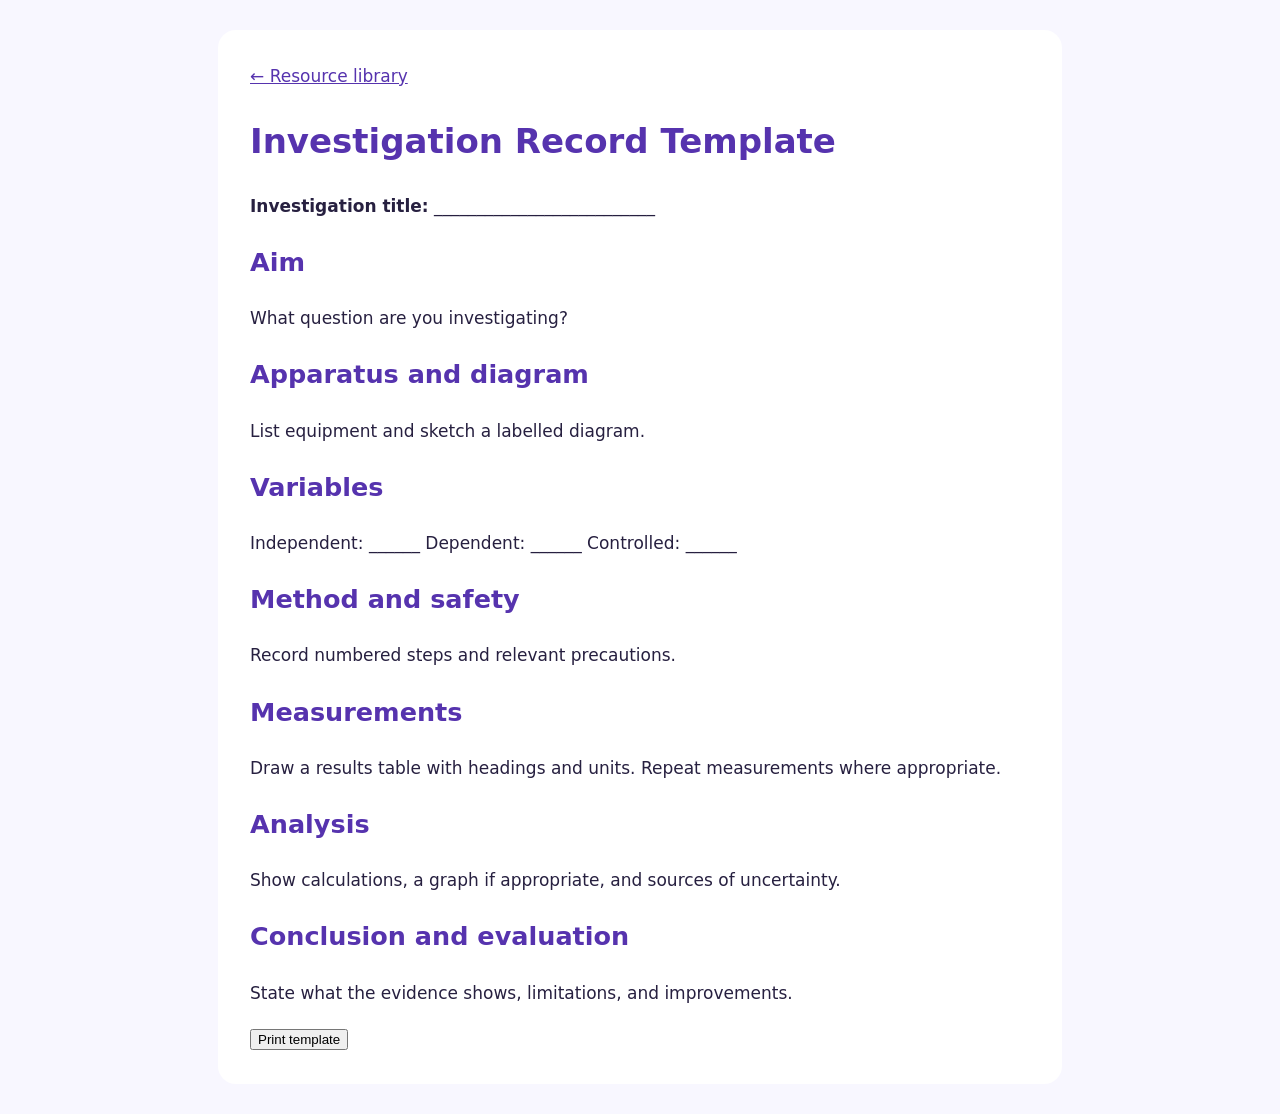
<file: resources/investigation-template.html>
<!doctype html><html lang="en"><meta charset="utf-8"><meta name="viewport" content="width=device-width,initial-scale=1"><link rel="stylesheet" href="resource.css"><title>Investigation Record</title><main><a href="../index.html#resources">← Resource library</a><h1>Investigation Record Template</h1><p><strong>Investigation title:</strong> __________________________</p><h2>Aim</h2><p>What question are you investigating?</p><h2>Apparatus and diagram</h2><p>List equipment and sketch a labelled diagram.</p><h2>Variables</h2><p>Independent: ______ Dependent: ______ Controlled: ______</p><h2>Method and safety</h2><p>Record numbered steps and relevant precautions.</p><h2>Measurements</h2><p>Draw a results table with headings and units. Repeat measurements where appropriate.</p><h2>Analysis</h2><p>Show calculations, a graph if appropriate, and sources of uncertainty.</p><h2>Conclusion and evaluation</h2><p>State what the evidence shows, limitations, and improvements.</p><button onclick="print()">Print template</button></main></html>
</file>
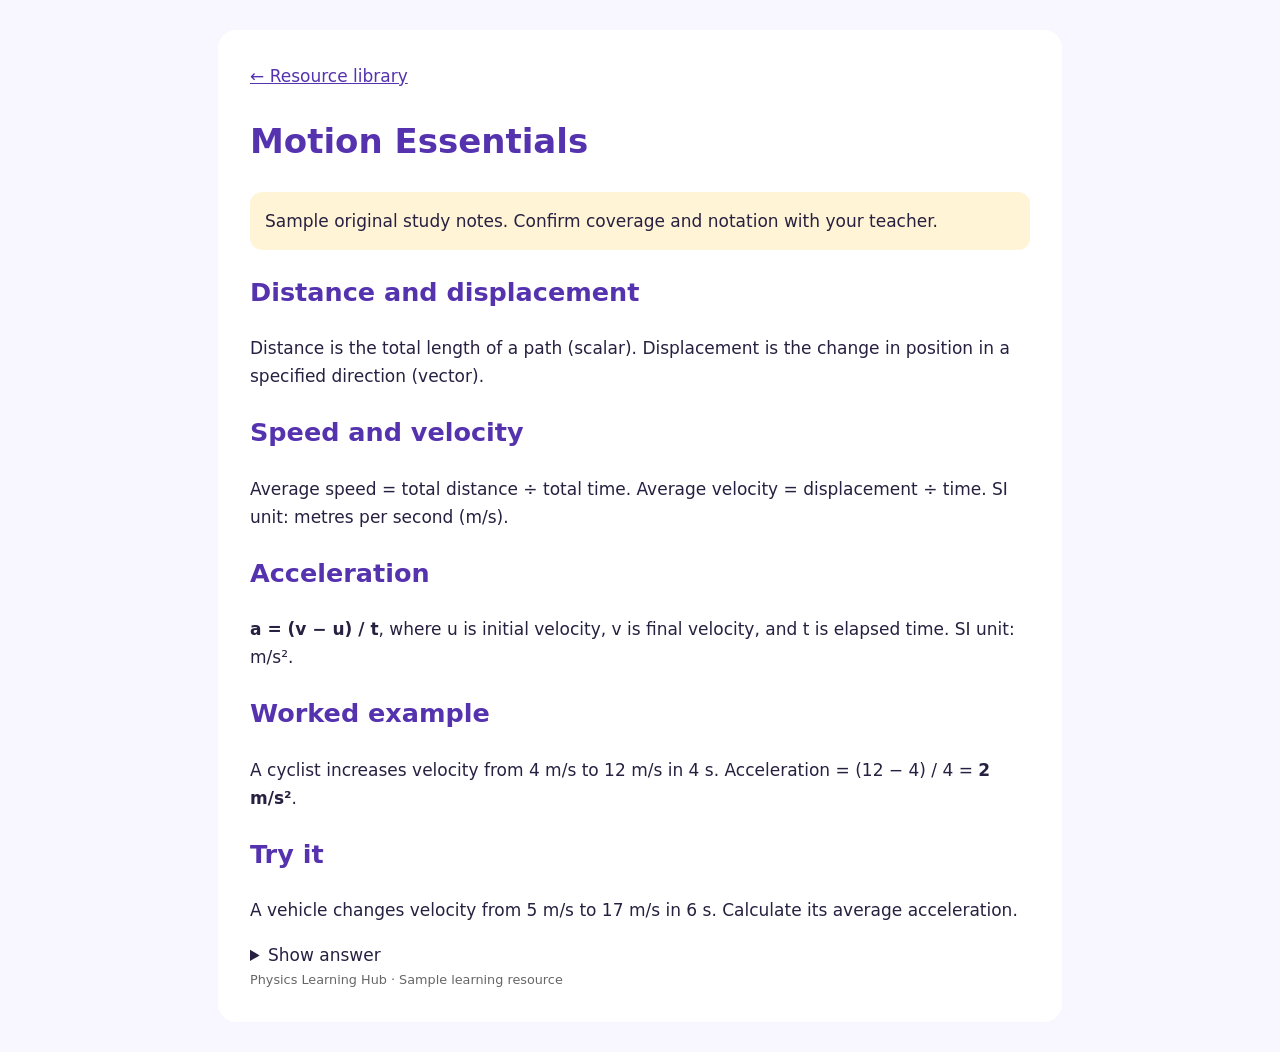
<file: resources/motion-essentials.html>
<!doctype html><html lang="en"><meta charset="utf-8"><meta name="viewport" content="width=device-width,initial-scale=1"><link rel="stylesheet" href="resource.css"><title>Motion Essentials</title><main><a href="../index.html#resources">← Resource library</a><h1>Motion Essentials</h1><aside>Sample original study notes. Confirm coverage and notation with your teacher.</aside><h2>Distance and displacement</h2><p>Distance is the total length of a path (scalar). Displacement is the change in position in a specified direction (vector).</p><h2>Speed and velocity</h2><p>Average speed = total distance ÷ total time. Average velocity = displacement ÷ time. SI unit: metres per second (m/s).</p><h2>Acceleration</h2><p><strong>a = (v − u) / t</strong>, where u is initial velocity, v is final velocity, and t is elapsed time. SI unit: m/s².</p><h2>Worked example</h2><p>A cyclist increases velocity from 4 m/s to 12 m/s in 4 s. Acceleration = (12 − 4) / 4 = <strong>2 m/s²</strong>.</p><h2>Try it</h2><p>A vehicle changes velocity from 5 m/s to 17 m/s in 6 s. Calculate its average acceleration.</p><details><summary>Show answer</summary><p>(17 − 5) / 6 = 2 m/s².</p></details><footer>Physics Learning Hub · Sample learning resource</footer></main></html>
</file>
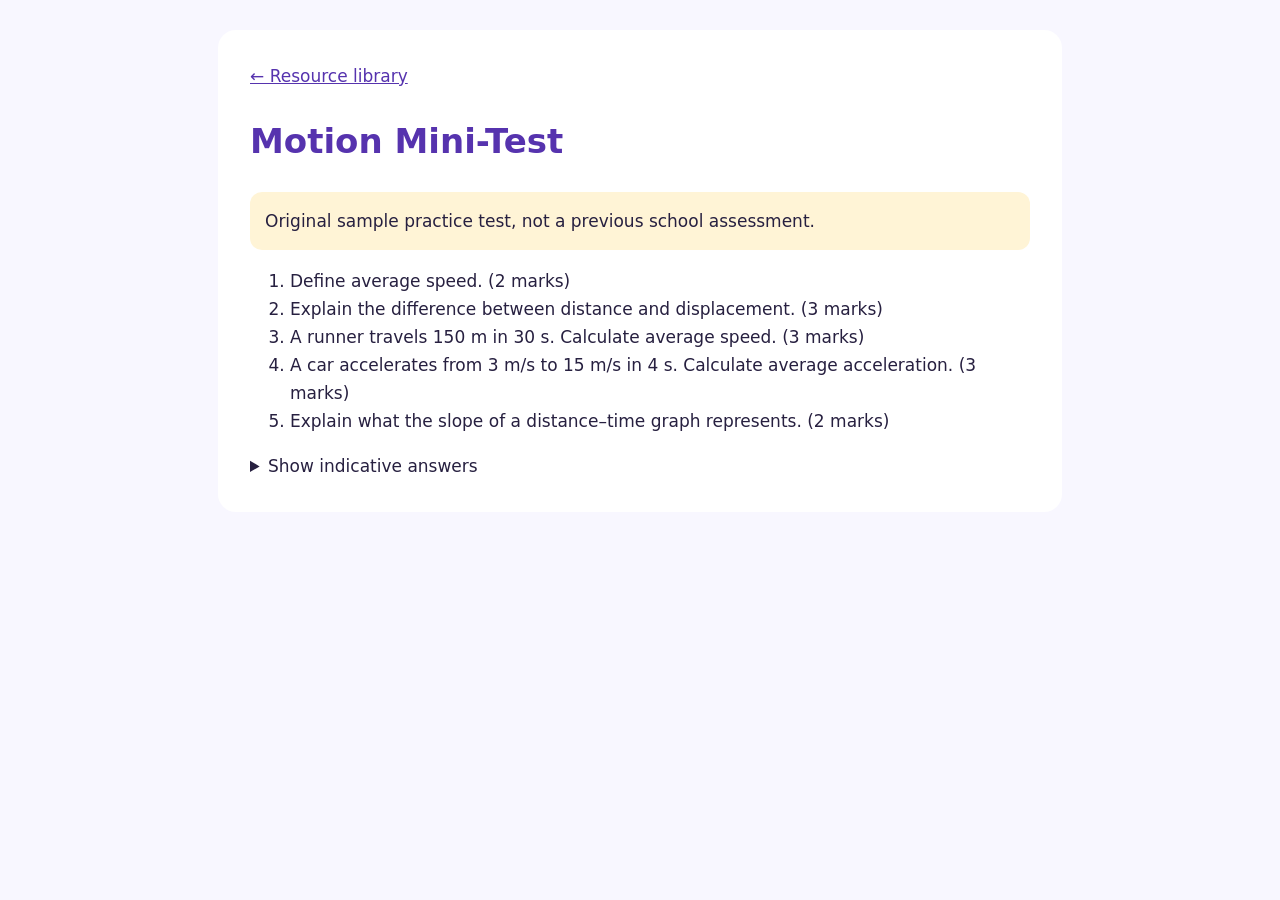
<file: resources/motion-mini-test.html>
<!doctype html><html lang="en"><meta charset="utf-8"><meta name="viewport" content="width=device-width,initial-scale=1"><link rel="stylesheet" href="resource.css"><title>Motion Mini-Test</title><main><a href="../index.html#resources">← Resource library</a><h1>Motion Mini-Test</h1><aside>Original sample practice test, not a previous school assessment.</aside><ol><li>Define average speed. (2 marks)</li><li>Explain the difference between distance and displacement. (3 marks)</li><li>A runner travels 150 m in 30 s. Calculate average speed. (3 marks)</li><li>A car accelerates from 3 m/s to 15 m/s in 4 s. Calculate average acceleration. (3 marks)</li><li>Explain what the slope of a distance–time graph represents. (2 marks)</li></ol><details><summary>Show indicative answers</summary><ol><li>Total distance divided by total time.</li><li>Distance is scalar path length; displacement is vector change in position.</li><li>150/30 = 5 m/s.</li><li>(15 − 3)/4 = 3 m/s².</li><li>Speed for a straight-line graph with positive slope.</li></ol></details></main></html>
</file>
<file: style.css>
:root{font-family:Inter,ui-sans-serif,system-ui,-apple-system,BlinkMacSystemFont,"Segoe UI",sans-serif;color:#231e40;background:#f8f7ff;line-height:1.55}*{box-sizing:border-box}body{margin:0}a{color:#4f37a4}button,input,select{font:inherit}button{cursor:pointer}.skip{position:absolute;left:-999px;top:5px;background:white;padding:10px;z-index:20}.skip:focus{left:8px}.topbar{display:flex;align-items:center;justify-content:space-between;gap:24px;padding:16px max(20px,calc((100vw - 1160px)/2));background:white;box-shadow:0 2px 20px #3a28600d;position:sticky;top:0;z-index:5}.brand{display:flex;gap:12px;align-items:center;text-decoration:none;color:#251943}.brand strong{display:block;font-size:1.1rem}.brand small{display:block;font-size:.73rem;color:#736c89}.logo{display:grid;place-items:center;background:#6946d3;color:white;border-radius:14px;width:44px;height:44px;font-size:28px}nav{display:flex;flex-wrap:wrap;gap:5px}nav a{text-decoration:none;font-weight:700;color:#534c6b;padding:9px 12px;border-radius:10px;font-size:.88rem}nav a:hover,nav a.active{background:#eee9ff;color:#5330b3}.menu{display:none;background:#f0eaff;border:0;border-radius:9px;padding:8px 12px}.container{max-width:1160px;margin:auto;padding:34px 20px 72px}.hero{background:linear-gradient(125deg,#4b2aa3,#7554dc 65%,#9778ed);color:white;border-radius:26px;padding:42px;display:grid;grid-template-columns:1.5fr .5fr;gap:20px;overflow:hidden}.hero h1{font-size:clamp(2rem,4vw,3.3rem);line-height:1.13;margin:10px 0}.hero p{max-width:590px;color:#eee6ff}.hero-art{font-size:8rem;align-self:center;text-align:center;opacity:.8}.eyebrow{text-transform:uppercase;letter-spacing:.13em;font-size:.72rem;font-weight:850}.pill{display:inline-block;border-radius:100px;background:#eee9ff;color:#5835ad;padding:5px 11px;font-size:.75rem;font-weight:800}.hero .pill{background:#ffffff2c;color:white}.actions{display:flex;flex-wrap:wrap;gap:10px;margin-top:20px}.btn{display:inline-flex;align-items:center;gap:7px;background:#6242cb;color:white;text-decoration:none;border:0;padding:11px 16px;border-radius:12px;font-weight:800}.btn.light{background:white;color:#5130a8}.btn.outline{background:#f1edff;color:#4e32a2}.section-head{display:flex;justify-content:space-between;align-items:end;gap:10px;margin:34px 0 16px}.section-head h2,.page-head h1{margin:0;line-height:1.2}.section-head p,.page-head p{margin:6px 0;color:#706982}.grid{display:grid;grid-template-columns:repeat(3,minmax(0,1fr));gap:16px}.grid.two{grid-template-columns:repeat(2,minmax(0,1fr))}.card{background:white;border:1px solid #e9e4f5;border-radius:19px;padding:22px;box-shadow:0 8px 26px #30214d08}.card h3{margin:8px 0}.card p{color:#68617b}.tile{text-decoration:none;color:inherit;transition:transform .15s,box-shadow .15s}.tile:hover{transform:translateY(-3px);box-shadow:0 14px 32px #30214d16}.symbol{display:inline-grid;place-items:center;border-radius:15px;width:51px;height:51px;font-size:1.8rem;font-weight:800}.coral{background:#ffe0d8;color:#c74431}.sky{background:#dceeff;color:#246eb3}.yellow{background:#fff1bc;color:#9b6b00}.pink{background:#ffe0ee;color:#b33e75}.mint{background:#d5f8e8;color:#168361}.lavender{background:#e8ddff;color:#6544c5}.lesson-meta{display:flex;gap:8px;align-items:center;flex-wrap:wrap;color:#716a85;font-size:.83rem}.lesson-meta .pill{margin-left:auto}.card ul{padding-left:20px}.card li{margin:6px 0}.muted{color:#746e83}.notice{background:#fff7dd;border:1px solid #f6dc8b;color:#6b531c;border-radius:13px;padding:13px 17px;margin:18px 0}.home-feature{display:grid;grid-template-columns:1.4fr .9fr;gap:16px}.home-feature .card{height:100%}.homework{border-left:4px solid #ff9f49;background:#fff8ed;padding:12px 15px;border-radius:0 12px 12px 0;margin:16px 0}.page-head{margin:8px 0 24px}.page-head h1{font-size:clamp(1.9rem,4vw,2.8rem)}.toolbar{display:flex;flex-wrap:wrap;gap:10px;margin:18px 0}.toolbar input,.toolbar select{background:white;border:1px solid #d9d1e9;border-radius:11px;padding:12px;min-width:180px;flex:1}.stack{display:grid;gap:16px}.detail{margin-top:12px}.detail h4{margin:16px 0 7px}.detail ul{margin:5px 0}.divider{height:1px;background:#eae5f2;margin:16px 0}.linklist{display:flex;gap:8px;flex-wrap:wrap}.linklist a{background:#f0eaff;border-radius:9px;padding:7px 11px;text-decoration:none;font-size:.87rem;font-weight:700}.mini{font-size:.85rem}.empty{padding:36px;text-align:center;background:white;border:1px dashed #cfc3e8;border-radius:15px}.accordion{border:1px solid #e7e1f2;background:white;border-radius:16px;padding:4px 18px}.accordion summary{cursor:pointer;font-weight:800;padding:15px 0}.accordion[open] summary{color:#5737b0}.resource-type{font-size:.76rem;font-weight:800;text-transform:uppercase;letter-spacing:.06em;color:#7656ba}.card .btn{margin-top:8px}.resource-card{display:flex;flex-direction:column}.resource-card .btn{margin-top:auto;align-self:flex-start}footer{background:#281b4c;color:#ddd4f4;padding:30px 20px;display:flex;justify-content:center;gap:28px;flex-wrap:wrap;font-size:.82rem}footer strong{color:white}a:focus-visible,button:focus-visible,input:focus-visible,select:focus-visible,summary:focus-visible{outline:3px solid #ffab46;outline-offset:3px}@media(max-width:850px){.topbar{flex-wrap:wrap;padding:12px 18px}.menu{display:block}nav{display:none;flex-basis:100%;flex-direction:column}nav.open{display:flex}.hero{grid-template-columns:1fr}.hero-art{display:none}.grid{grid-template-columns:repeat(2,minmax(0,1fr))}.home-feature{grid-template-columns:1fr}}@media(max-width:550px){.container{padding:20px 14px 45px}.hero{padding:27px 23px;border-radius:19px}.grid,.grid.two{grid-template-columns:1fr}.card{padding:18px}.section-head{align-items:start}.brand strong{font-size:.97rem}}


/* Student exercise-book theme, inspired by 2628Physics */
@import url('https://fonts.googleapis.com/css2?family=Lexend:wght@400;500;600;700&family=Patrick+Hand&display=swap');
:root{--ink:#1d3a9c;--pen:#d3242b;--paper:#fdfeff;--gridline:#e3ecf5;--rule:#b8cce0;--hand:'Patrick Hand','Segoe Print','Bradley Hand',cursive;--sans:'Lexend','Segoe UI',system-ui,sans-serif;font-family:var(--sans);color:#1b2236;background:var(--paper);line-height:1.65}
body{background-color:var(--paper);background-image:linear-gradient(var(--gridline) 1px,transparent 1px),linear-gradient(90deg,var(--gridline) 1px,transparent 1px);background-size:28px 28px}
a{color:var(--ink)}
.topbar{background:rgba(253,254,255,.96);box-shadow:none;border-bottom:2px solid var(--rule);position:relative;max-width:100%;padding:13px max(18px,calc((100vw - 960px)/2))}
.brand{color:var(--ink)}.brand strong{font-family:var(--hand);font-size:1.8rem;font-weight:400;line-height:1}.brand small{font-size:.72rem;color:#596578}.logo{background:transparent;color:var(--pen);font-size:2.4rem;border-radius:0;width:42px;height:42px}
nav a{color:var(--ink);border-radius:0;border-bottom:3px solid transparent;font-family:var(--hand);font-size:1.22rem;font-weight:400;padding:6px 8px}nav a:hover,nav a.active{background:transparent;color:var(--ink);border-bottom-color:var(--pen)}
.container{max-width:980px;padding:28px 22px 72px}
.hero{position:relative;display:grid;grid-template-columns:1fr auto;align-items:center;background:rgba(253,254,255,.9);border:2px solid var(--ink);border-radius:7px 16px 8px 13px;padding:30px 32px;color:#1b2236;box-shadow:6px 6px 0 #dce6f4;overflow:visible}
.hero:before{content:'';position:absolute;left:16px;top:0;bottom:0;width:2px;background:var(--pen)}
.hero h1{font-family:var(--hand);font-size:clamp(2.8rem,6vw,4.3rem);font-weight:400;line-height:1.03;color:var(--ink);transform:rotate(-1deg);margin:8px 0 18px;text-decoration:underline;text-decoration-color:var(--pen);text-decoration-thickness:3px;text-underline-offset:7px}
.hero p{color:#465368}.hero-art{font-size:6rem;color:var(--ink);opacity:.85}.eyebrow{color:var(--pen);font-family:var(--hand);font-size:1.15rem;letter-spacing:.02em;text-transform:none}
.pill,.hero .pill{background:transparent;border:2px solid var(--pen);border-radius:50%;color:var(--pen);font-family:var(--hand);font-size:1.05rem;font-weight:400;padding:1px 12px;transform:rotate(-3deg)}
.btn,.btn.light,.btn.outline{background:var(--paper);border:2px solid var(--ink);border-radius:4px 10px 5px 9px / 9px 5px 10px 4px;color:var(--ink);padding:9px 15px;font-weight:600;box-shadow:none}
.btn:hover,.btn.light:hover,.btn.outline:hover{background:var(--ink);color:white}
.section-head{margin:35px 0 14px;border-bottom:2px solid var(--rule);padding-bottom:5px}.section-head h2,.page-head h1{font-family:var(--hand);font-size:2.35rem;font-weight:400;color:var(--ink);line-height:1.12}.section-head p,.page-head p{color:#596578}
.grid{gap:14px}.card,.accordion{background:rgba(253,254,255,.96);border:2px solid var(--ink);border-radius:6px 14px 8px 12px / 12px 7px 13px 8px;padding:20px;box-shadow:none}.card h3{font-family:var(--hand);font-size:1.65rem;font-weight:400;color:var(--ink);line-height:1.15}.card p{color:#526074}.tile:hover{transform:rotate(-.5deg) translateY(-2px);box-shadow:4px 4px 0 #c9d9eb}
.symbol{border:2px solid currentColor;border-radius:50%;width:49px;height:49px;background:transparent}.coral,.sky,.yellow,.pink,.mint,.lavender{background:transparent;color:var(--ink)}
.homework{background:#fff9ee;border-left:3px solid var(--pen);border-radius:0;padding:10px 15px}.notice{background:#fff9e8;border:2px dashed #c4a85c;color:#59491f;border-radius:5px}.lesson-meta{color:#5a6577}.divider{height:0;border-top:2px dashed var(--rule);background:transparent}.linklist a{background:transparent;border:2px solid var(--ink);border-radius:4px 9px 5px 8px;color:var(--ink)}.toolbar input,.toolbar select{border:2px solid var(--rule);border-radius:5px;background:white}.accordion{padding:3px 18px}.accordion summary{font-family:var(--hand);font-size:1.45rem;font-weight:400;color:var(--ink)}.accordion[open] summary{color:var(--pen)}.resource-type{color:var(--pen)}.empty{background:white;border:2px dashed var(--rule);border-radius:6px}
/* notebook margin for the chronological class record */
#app .stack:has(.lesson-meta){border-left:2px solid var(--pen);padding-left:24px;margin-left:12px}#app .stack:has(.lesson-meta)>.card{position:relative}#app .stack:has(.lesson-meta)>.card:before{content:'';position:absolute;left:-34px;top:26px;width:14px;height:14px;border:2px solid var(--pen);border-radius:50%;background:var(--paper)}
footer{background:var(--paper);border-top:2px solid var(--rule);color:#596578}footer strong{color:var(--ink)}
a:focus-visible,button:focus-visible,input:focus-visible,select:focus-visible,summary:focus-visible{outline:3px solid var(--pen);outline-offset:3px}
@media(max-width:850px){.topbar{padding:12px 18px}.menu{background:transparent;border:2px solid var(--ink);color:var(--ink);border-radius:5px;font-family:var(--hand);font-size:1.2rem}.hero{grid-template-columns:1fr}.hero-art{display:none}}
@media(max-width:550px){.container{padding:20px 14px 45px}.hero{padding:24px 24px 24px 32px}.card{padding:17px}.brand strong{font-size:1.45rem}.section-head h2,.page-head h1{font-size:2rem}}


/* Compact, senior-cycle landing page: notebook cues without oversized decoration. */
.container{padding-top:22px}
.compact-intro{display:flex;justify-content:space-between;align-items:center;gap:24px;padding:19px 24px;background:rgba(255,255,255,.94);border:1.5px solid var(--ink,#1d3b91);border-left:4px solid var(--pen,#d92737);border-radius:5px;box-shadow:3px 3px 0 #dce6f4}
.compact-kicker{font-size:.7rem;font-weight:800;letter-spacing:.12em;color:#b52839}
.compact-intro h1{font-family:Inter,ui-sans-serif,system-ui,sans-serif;font-weight:750;font-size:clamp(1.5rem,2.6vw,2.1rem);line-height:1.2;letter-spacing:-.035em;color:#203f91;margin:5px 0}
.compact-intro p{font-size:.95rem;color:#4c5870;margin:0}
.compact-log-link{white-space:nowrap;font-weight:750;text-decoration:none;border-bottom:1px solid currentColor;padding-bottom:3px}
.compact-section{margin:21px 0 10px}.compact-section h2{font-family:Inter,ui-sans-serif,system-ui,sans-serif;font-size:1.25rem;letter-spacing:-.02em;color:#203f91}
.compact-section p{font-size:.85rem;margin:2px 0}
.compact-latest .card{padding:17px 22px}.compact-latest .card h3{margin:6px 0;font-size:1.2rem}.compact-latest .card p{margin:6px 0}.compact-latest .homework{margin:10px 0;padding:9px 12px}
.compact-links{display:grid;grid-template-columns:repeat(4,minmax(0,1fr));gap:10px}
.compact-links a{display:flex;flex-direction:column;gap:4px;padding:14px 15px;border:1px solid #aebfdd;border-radius:5px;background:#ffffffeb;text-decoration:none;color:#203f91}
.compact-links a:hover{background:#eaf0fa}.compact-links strong{font-size:.95rem}.compact-links span{font-size:.78rem;color:#54617a}
@media(max-width:750px){.compact-links{grid-template-columns:repeat(2,minmax(0,1fr))}.compact-intro{align-items:flex-start;flex-direction:column;gap:12px}}
@media(max-width:480px){.compact-links{grid-template-columns:1fr 1fr}.compact-links a{padding:11px}.compact-intro{padding:16px}.compact-intro p{font-size:.86rem}}
/* Senior-cycle Skills Centre */
.skills-page{padding-top:28px;padding-bottom:60px;max-width:1060px}
.skills-header{border-bottom:2px solid #24449b;padding:0 0 18px;margin-bottom:25px}
.skills-eyebrow{font-size:.75rem;letter-spacing:.12em;font-weight:800;color:#b32b38}
.skills-header h1{font-family:system-ui,-apple-system,sans-serif;font-size:clamp(1.7rem,3vw,2.35rem);font-weight:750;line-height:1.2;color:#193782;margin:10px 0}
.skills-header p{max-width:760px;line-height:1.6;color:#3f4b63;margin:0}
.skills-modules{display:grid;grid-template-columns:repeat(2,minmax(0,1fr));gap:14px}
.skill-module{display:flex;align-items:flex-start;gap:17px;border:1.5px solid #a9b8d9;background:#fff;padding:24px;border-radius:9px;color:#1c2e59;text-decoration:none;transition:border-color .15s,transform .15s}
.skill-module:hover,.skill-module:focus-visible{border-color:#24449b;transform:translateY(-2px)}
.skill-glyph{width:48px;height:48px;flex-shrink:0;display:grid;place-items:center;border-radius:7px;background:#e9eefb;color:#24449b;font-size:1.65rem}
.skill-module strong,.skill-module small,.skill-module em{display:block}.skill-module strong{font-size:1.18rem}.skill-module small{font-size:.95rem;line-height:1.5;color:#4b5872;margin:6px 0 12px}.skill-module em{font-size:.84rem;color:#1c4799;font-weight:700;font-style:normal}
.skills-resources{margin-top:35px}.skills-resources h2{font-family:system-ui,sans-serif;font-size:1.25rem;color:#193782}.skills-resource-list{display:flex;flex-wrap:wrap;gap:10px}.skills-resource-list a{padding:10px 13px;background:white;border:1px solid #a9b8d9;border-radius:7px;color:#24449b}
.skills-back{display:inline-block;margin-bottom:20px;font-weight:700;color:#24449b}
.skills-progress{margin:0 0 25px;font-weight:700;color:#1c356f}.skills-progress-track{height:8px;background:#dfe7f7;border-radius:10px;margin-top:10px;overflow:hidden}.skills-progress-track div{height:100%;width:0;background:#246e52;transition:width .2s}
.skills-activities{display:grid;gap:18px}.skills-activity{background:white;border:1.5px solid #bac6df;border-radius:10px;padding:23px}.skills-activity-heading span{font-size:.72rem;font-weight:800;letter-spacing:.12em;color:#ad3340}.skills-activity h2{font-family:system-ui,sans-serif;font-size:1.27rem;color:#173782;margin:6px 0 17px}.skills-explain{border-left:3px solid #b93342;background:#f5f7fc;padding:12px 16px;margin-bottom:20px}.skills-explain p{margin:5px 0 0;line-height:1.6}.skills-activity fieldset{border:0;padding:0;margin:0}.skills-activity legend{font-weight:750;line-height:1.5;margin-bottom:12px}.skills-choice{display:flex;align-items:center;gap:11px;padding:11px 12px;border:1px solid #d5ddea;border-radius:7px;margin:8px 0;cursor:pointer}.skills-choice:has(input:checked){background:#edf3ff;border-color:#24449b}.skills-choice input{accent-color:#24449b;width:18px;height:18px}.skills-check,.skills-bottom button{border:1px solid #24449b;background:#24449b;color:white;border-radius:7px;padding:11px 18px;font:inherit;font-weight:700;cursor:pointer;margin-top:12px}.skills-check:hover,.skills-bottom button:hover{background:#17306c}.skills-feedback{display:none;margin-top:13px;padding:12px 14px;border-radius:6px}.skills-feedback.visible{display:block;background:#edf1f9}.skills-feedback.correct{background:#e6f5ed;color:#17543d}.skills-feedback.incorrect{background:#fff2e5;color:#763f10}.skills-bottom{display:flex;align-items:center;justify-content:space-between;gap:12px;margin-top:24px}.skills-bottom a{color:#24449b;font-weight:700}
@media(max-width:690px){.skills-modules{grid-template-columns:1fr}.skill-module{padding:17px}.skills-activity{padding:17px}.skills-bottom{flex-wrap:wrap}}

/* PEER conclusion builder */
.peer-builder{margin:22px 0 32px;padding:clamp(16px,3vw,28px);background:#fffefa;border:2px solid #23469e;border-radius:14px}
.peer-builder-intro h2{margin:8px 0;font-size:1.6rem}
.peer-builder-intro p{max-width:72ch}
.peer-builder-grid{display:grid;grid-template-columns:repeat(2,minmax(0,1fr));gap:14px}
.peer-field{margin:15px 0}
.peer-field label{display:block;font-weight:700;margin-bottom:7px;line-height:1.45}
.peer-field input,.peer-field textarea{display:block;width:100%;box-sizing:border-box;border:1px solid #a6b2ca;border-radius:8px;padding:11px;background:#fff;color:#202b42;font:inherit}
.peer-field textarea{resize:vertical}
.peer-field :is(input,textarea):focus{outline:3px solid #9bbcf1;outline-offset:1px}
.peer-calc{background:#edf3ff;padding:12px;border-left:3px solid #23469e}
.peer-builder-actions{display:flex;flex-wrap:wrap;gap:9px;margin-top:20px}
.peer-builder-actions button{background:#23469e;color:#fff;border:1px solid #23469e;border-radius:8px;padding:10px 14px;font:inherit;font-weight:700;cursor:pointer}
.peer-builder-actions button.peer-secondary{background:#fff;color:#23469e}
.peer-builder-actions button:disabled{opacity:.5;cursor:not-allowed}
.peer-output{margin-top:18px;padding:18px;background:#f6f9ff;border:1px solid #a8badf;border-radius:10px}
.peer-output h4{margin:16px 0 5px}.peer-output p{white-space:pre-wrap;margin:4px 0}
.peer-reminder{font-size:.9rem;color:#4c5970}
@media(max-width:640px){.peer-builder-grid{grid-template-columns:1fr}}
@media print{body *{visibility:hidden!important}#peer-output,#peer-output *{visibility:visible!important}#peer-output{position:absolute;left:0;top:0;width:100%;border:0;background:#fff}}

.peer-model{border:1px solid #a5b6d8;border-radius:10px;background:#f9fbff;margin:20px 0}.peer-model summary{cursor:pointer;padding:15px;font-weight:750;color:#23469e}.peer-model-content{padding:0 18px 16px;line-height:1.65}.peer-model-content h3{margin:16px 0 4px;color:#23469e}.peer-model-content p{margin:0 0 12px}.peer-model-note{color:#58647c}.peer-equation{white-space:normal;font-family:Georgia,serif;font-style:italic}.peer-blank{letter-spacing:1px}.peer-critical-calc{border-left:3px solid #b62234;background:#fffaf7;padding:15px;margin:20px 0}.peer-critical-calc h3{margin-top:0}.peer-critical-calc button{padding:10px 15px;border:0;border-radius:8px;background:#23469e;color:white;font:inherit;font-weight:700;cursor:pointer}.peer-critical-calc button:disabled{opacity:.45;cursor:not-allowed}

#limitation-builder{margin-top:24px}#limitation-builder select{width:100%;max-width:100%;padding:11px;border:1px solid #a6b2ca;border-radius:8px;background:white;font:inherit;color:#202b42}#limitation-result{white-space:pre-wrap;line-height:1.6}

/* Definitive copybook visual system: blue ink, red rules, quiet squared paper. */
:root{--ink:#203fa1;--pen:#e31f36;--paper:#fdfefe;--gridline:#e0eaf5;--rule:#c9d8e8;--sans:'Lexend',system-ui,sans-serif}
body{background-color:#fdfefe;background-image:linear-gradient(#e0eaf5 1px,transparent 1px),linear-gradient(90deg,#e0eaf5 1px,transparent 1px);background-size:36px 36px;color:#26334a}
.topbar{background:#fdfefeeb;border-bottom:2px solid #c6d6e7;box-shadow:none;padding-top:12px;padding-bottom:12px}
.brand strong{font-family:var(--hand);font-size:1.9rem;color:var(--ink);font-weight:400}.brand small{font-size:.68rem}.logo{color:var(--pen);background:transparent}
nav a{font-family:var(--hand);font-size:1.33rem;color:var(--ink);font-weight:400;border-radius:0;border-bottom:3px solid transparent}nav a:hover,nav a.active{background:transparent;border-bottom-color:var(--pen);color:var(--ink)}
.container{max-width:960px;padding-top:30px}
.copybook-hero{max-width:800px;margin:12px auto 30px;padding:8px 0 5px}
.copybook-kicker{font-size:.72rem;color:#a23b46;letter-spacing:.12em;font-weight:700}
.copybook-hero h1,.page-head h1{font-family:var(--hand);font-size:clamp(3rem,6vw,4.7rem);font-weight:400;line-height:1.12;color:var(--ink);margin:8px 0 16px;display:table;text-decoration:underline;text-decoration-color:var(--pen);text-decoration-thickness:3px;text-underline-offset:10px}
.copybook-hero p,.page-head p{font-size:1rem;color:#596579;max-width:660px}
.notebook-tabs{display:flex;flex-wrap:wrap;gap:22px;margin:28px 0 18px;align-items:center}
.notebook-tabs a{font-family:var(--hand);font-size:1.7rem;color:#596579;text-decoration:none;padding:3px 0 7px;border-bottom:4px solid transparent}
.notebook-tabs a:hover,.notebook-tabs a.selected{color:var(--ink);border-bottom-color:var(--pen)}
.page-head{margin:5px 0 10px}.page-head h1{margin-bottom:13px}
.section-head{border-bottom:2px solid var(--rule);margin-top:28px}.section-head h2{font-family:var(--hand);font-size:2.1rem;font-weight:400;color:var(--ink)}
.section-head>a{font-family:var(--hand);font-size:1.3rem;color:var(--ink)}
.card,.accordion,.resource-card{background:#fefefe;border:2px solid var(--ink);border-radius:9px;padding:21px;box-shadow:none}
.card h3{font-family:var(--hand);font-size:1.75rem;color:var(--ink);font-weight:400}.card p{color:#4c5870}
.compact-latest .card{padding:23px 25px}.compact-latest .card h3{font-size:1.9rem}
.homework{background:#f6f8fb;border-left:3px solid var(--pen);border-radius:0;padding:12px 15px}
.compact-links{display:grid;grid-template-columns:repeat(2,minmax(0,1fr));gap:14px}
.compact-links a{display:flex;flex-direction:column;gap:4px;padding:16px 19px;border:2px solid var(--ink);border-radius:8px;background:#fefefe;text-decoration:none;color:var(--ink)}
.compact-links a:hover{background:#edf4ff}.compact-links strong{font-family:var(--hand);font-size:1.6rem;font-weight:400}.compact-links span{font-size:.85rem;color:#5a6679}
.toolbar{margin:15px 0 26px}.toolbar input,.toolbar select{border:2px solid #aebfd6;border-radius:6px;background:#fff;padding:11px}
.timeline{border-left:2px solid var(--pen);margin:16px 0 0 14px;padding:0 0 5px 35px}
.timeline-month{position:relative;font-family:var(--hand);font-size:1.85rem;font-weight:400;color:#586476;margin:4px 0 15px}
.timeline-month::before{content:'';position:absolute;left:-43px;top:0;width:14px;height:26px;background:#fdfefe}
.timeline-lesson{position:relative;margin:0 0 15px;background:#fff;border:2px solid var(--ink);border-radius:9px;overflow:visible}
.timeline-lesson::before{content:'';position:absolute;left:-47px;top:22px;width:14px;height:14px;border:2px solid var(--pen);border-radius:50%;background:#fff}
.timeline-lesson summary{display:flex;align-items:center;gap:14px;list-style:none;cursor:pointer;padding:16px 19px;min-height:68px}
.timeline-lesson summary::-webkit-details-marker{display:none}
.timeline-date{font-family:var(--hand);font-size:1.65rem;color:var(--ink);white-space:nowrap;line-height:1.1}
.timeline-title{font-weight:650;color:#253047;font-size:.95rem;flex:1;line-height:1.4}
.timeline-chevron{font-family:var(--hand);font-size:2.3rem;color:var(--ink);line-height:.7;transition:transform .15s}
.timeline-lesson[open] .timeline-chevron{transform:rotate(180deg)}
.timeline-body{border-top:1px dashed var(--rule);padding:0 14px 14px}.timeline-body .card{border:0;padding:12px 4px 4px}.timeline-body .card h3{font-size:1.6rem}
.linklist a,.btn,.btn.outline{background:#fff;color:var(--ink);border:2px solid var(--ink);border-radius:6px;text-decoration:none}
.pill{background:#fff;color:var(--pen);border:2px solid var(--pen);border-radius:50%;font-family:var(--hand);font-weight:400}
footer{background:#fdfefe;border-top:2px solid #bfcfe3;color:#5b677b}footer strong{color:var(--ink)}
.skills-header h1,.skills-activity h2,.skills-resources h2{font-family:var(--hand);color:var(--ink);font-weight:400}
@media(max-width:650px){.copybook-hero h1,.page-head h1{font-size:3.2rem}.notebook-tabs{gap:12px 18px}.notebook-tabs a{font-size:1.4rem}.timeline{margin-left:8px;padding-left:22px}.timeline-lesson::before{left:-34px}.timeline-month::before{left:-30px}.timeline-lesson summary{padding:12px;gap:9px}.timeline-date{font-size:1.3rem}.timeline-title{font-size:.85rem}.compact-links{grid-template-columns:1fr}}

/* Minimal navigation: remove duplicate site identity and reclaim vertical space */
.topbar.compact-nav{padding:3px max(18px,calc((100vw - 960px)/2));min-height:0;justify-content:center;background:rgba(255,255,255,.72);border-bottom:1px solid #cbdbea}
.compact-nav nav{justify-content:center;gap:12px}
.compact-nav nav a{padding:4px 9px;font-size:1.28rem}
@media(max-width:850px){.topbar.compact-nav{justify-content:flex-end;padding:6px 16px}.compact-nav nav{justify-content:flex-start;gap:2px}}

/* Mobile-first copybook layout: compact swipeable navigation and touch targets. */
html{scroll-padding-top:68px}
@media(max-width:850px){
  .topbar.compact-nav{position:sticky;top:0;z-index:30;display:block;padding:0 8px;min-height:0;background:#fdfefe;box-shadow:0 2px 0 #d8e4f0}
  .compact-nav .menu{display:none}
  .compact-nav nav,.compact-nav nav.open{display:flex;flex-direction:row;flex-wrap:nowrap;align-items:center;justify-content:flex-start;gap:3px;overflow-x:auto;overscroll-behavior-x:contain;-webkit-overflow-scrolling:touch;scrollbar-width:none;white-space:nowrap;width:100%;padding:2px 4px}
  .compact-nav nav::-webkit-scrollbar{display:none}
  .compact-nav nav a{flex:0 0 auto;min-height:44px;display:flex;align-items:center;justify-content:center;padding:6px 11px;font-size:1.2rem;line-height:1.2}
  .container{width:100%;max-width:100%;padding:15px 14px 38px}
  .copybook-hero{margin:3px 0 18px;padding:0}
  .copybook-hero h1,.page-head h1{font-size:clamp(2.3rem,9vw,3.3rem);line-height:1.1;margin:7px 0 14px}
  .copybook-hero p,.page-head p{font-size:.94rem;line-height:1.5}
  .notebook-tabs{gap:7px 15px;margin:16px 0 12px}
  .notebook-tabs a{font-size:1.28rem;min-height:44px;display:inline-flex;align-items:center}
  .section-head{margin:22px 0 12px;align-items:flex-start}
  .section-head h2{font-size:1.8rem}
  .section-head>a{font-size:1.1rem;min-height:44px;display:inline-flex;align-items:center}
  .toolbar{display:grid;grid-template-columns:1fr;gap:9px;margin:12px 0 17px}
  .toolbar input,.toolbar select{min-width:0;width:100%;min-height:46px;font-size:16px}
  .timeline{margin-left:7px;padding-left:18px}
  .timeline-month{font-size:1.55rem;margin:0 0 10px}
  .timeline-month::before{left:-26px}
  .timeline-lesson{margin-bottom:11px;border-width:1.7px}
  .timeline-lesson::before{left:-29px;top:20px;width:11px;height:11px}
  .timeline-lesson summary{min-height:62px;gap:9px;padding:11px 10px}
  .timeline-date{font-size:1.24rem;white-space:normal;flex:0 0 72px}
  .timeline-title{font-size:.91rem;line-height:1.35;overflow-wrap:anywhere}
  .timeline-chevron{font-size:1.9rem;flex:0 0 auto}
  .timeline-body{padding:0 9px 12px}
  .timeline-body .card{padding:9px 0 0}
  .card,.resource-card,.skills-activity{padding:15px}
  .compact-latest .card{padding:16px}
  .compact-links{grid-template-columns:repeat(2,minmax(0,1fr));gap:10px}
  .compact-links a{padding:13px;min-height:90px}
  .compact-links strong{font-size:1.35rem}
  .linklist{display:grid;grid-template-columns:1fr;gap:8px}
  .linklist a,.btn,.btn.outline{min-height:44px;display:inline-flex;align-items:center;overflow-wrap:anywhere;word-break:break-word;padding:10px 12px}
  .grid,.grid.two,.skills-modules{grid-template-columns:1fr}
  .skills-activity input,.skills-activity textarea,.peer-field input,.peer-field textarea{font-size:16px}
  footer{padding:17px 12px;gap:7px;text-align:center}
}
@media(max-width:360px){.compact-nav nav a{font-size:1.1rem;padding:6px 9px}.timeline-date{flex-basis:61px;font-size:1.13rem}.timeline-title{font-size:.86rem}.compact-links{grid-template-columns:1fr}}

/* Class Log is the home screen; compact mobile-friendly tabs */
.compact-nav{min-height:0;padding-top:0;padding-bottom:0}
.compact-nav nav{justify-content:center;gap:clamp(12px,3vw,34px)}
.copybook-hero,.compact-links{display:none!important}
.page-head{margin-top:12px;margin-bottom:10px}
.page-head h1{margin-bottom:3px}
.notebook-tabs{margin-top:10px;margin-bottom:15px}
@media(max-width:700px){.compact-nav{padding:0 8px}.compact-nav nav{justify-content:flex-start;gap:16px}.compact-nav nav a{white-space:nowrap;padding:10px 2px}.page-head{margin-top:8px}.page-head h1{font-size:2.15rem}.page-head p{font-size:.87rem}.notebook-tabs{gap:16px;overflow-x:auto;white-space:nowrap}.toolbar{margin-top:12px}.timeline-lesson summary{min-height:58px}}
</file>
<file: resources/resource.css>
body{font:17px/1.65 system-ui,sans-serif;color:#272040;background:#f8f7ff;margin:0}main{max-width:780px;margin:30px auto;padding:32px;background:white;border-radius:18px}h1,h2{color:#5633ae}a{color:#5633ae}aside{background:#fff4d6;padding:15px;border-radius:12px}code{background:#eee9ff;padding:3px 6px}footer{font-size:.8rem;color:#666}@media(max-width:700px){main{margin:0;padding:20px;border-radius:0}}@media print{body{background:white}main{margin:0;padding:0}}
</file>
